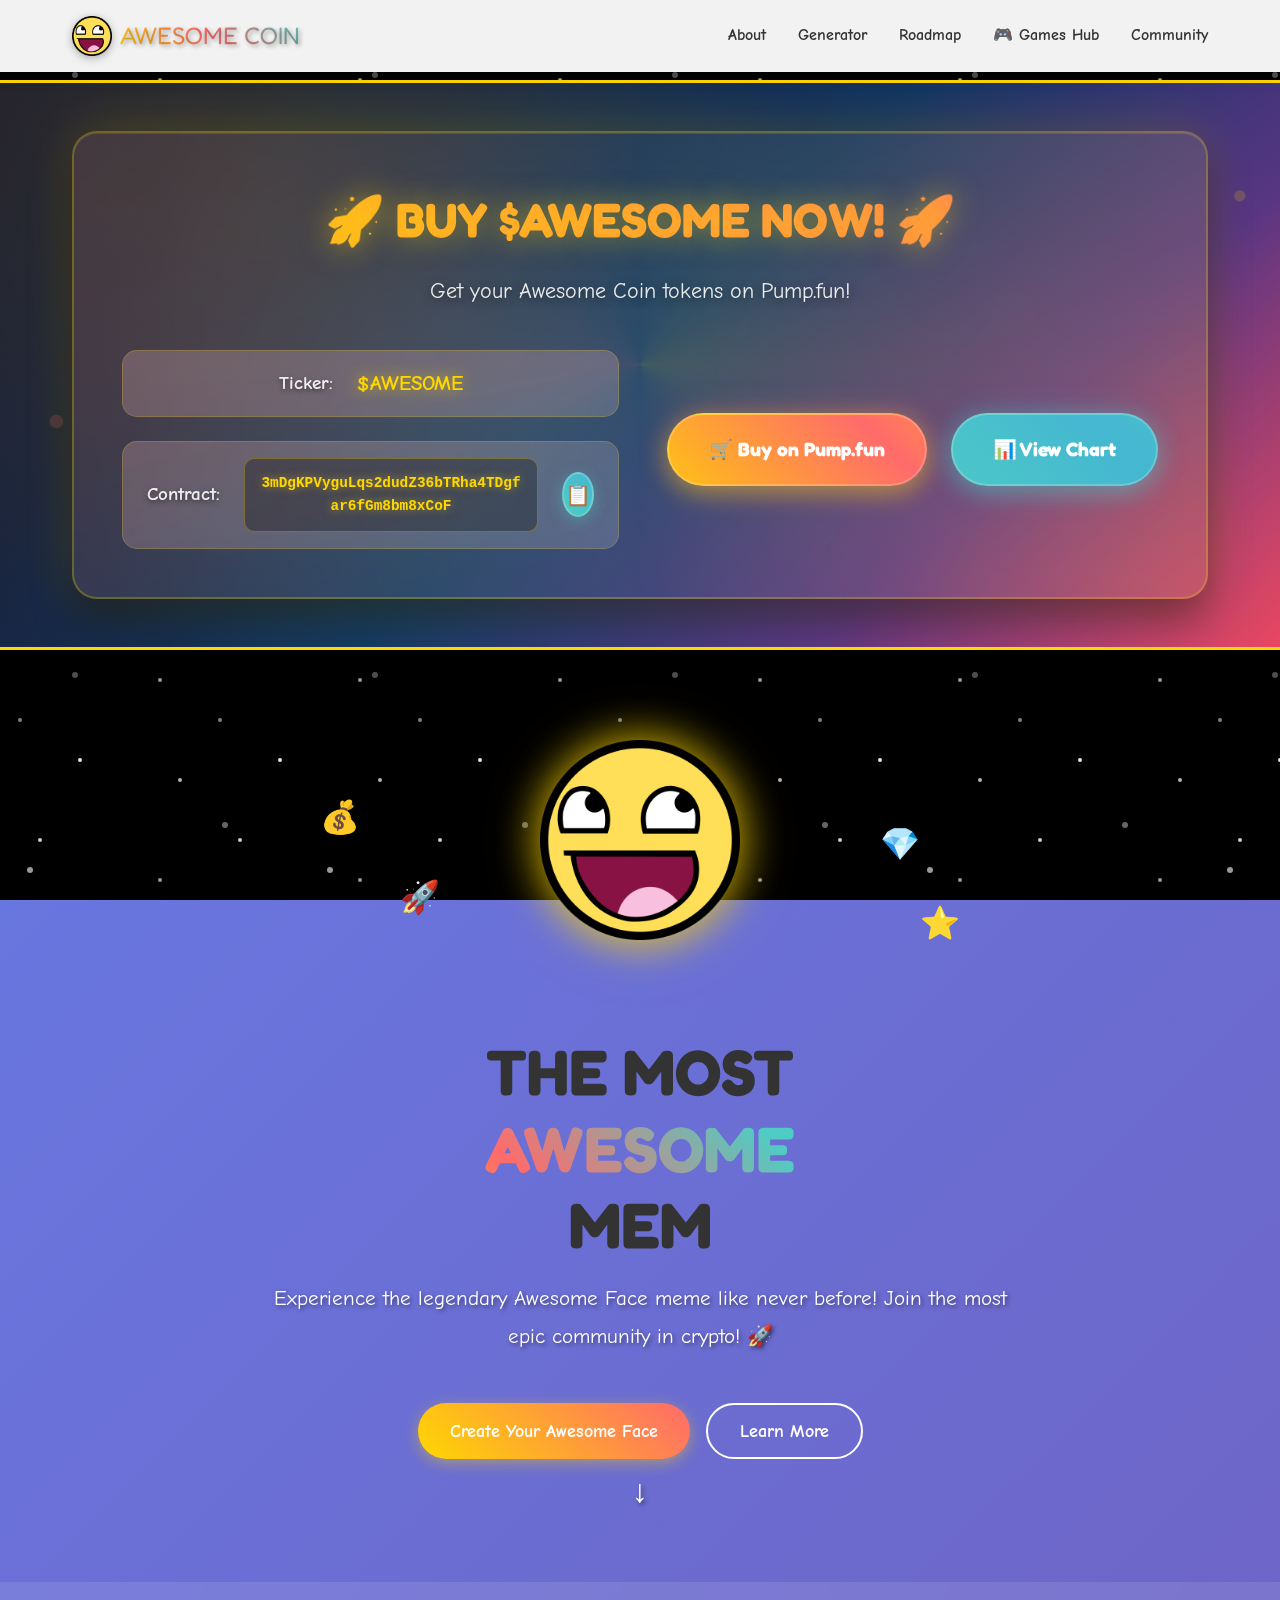
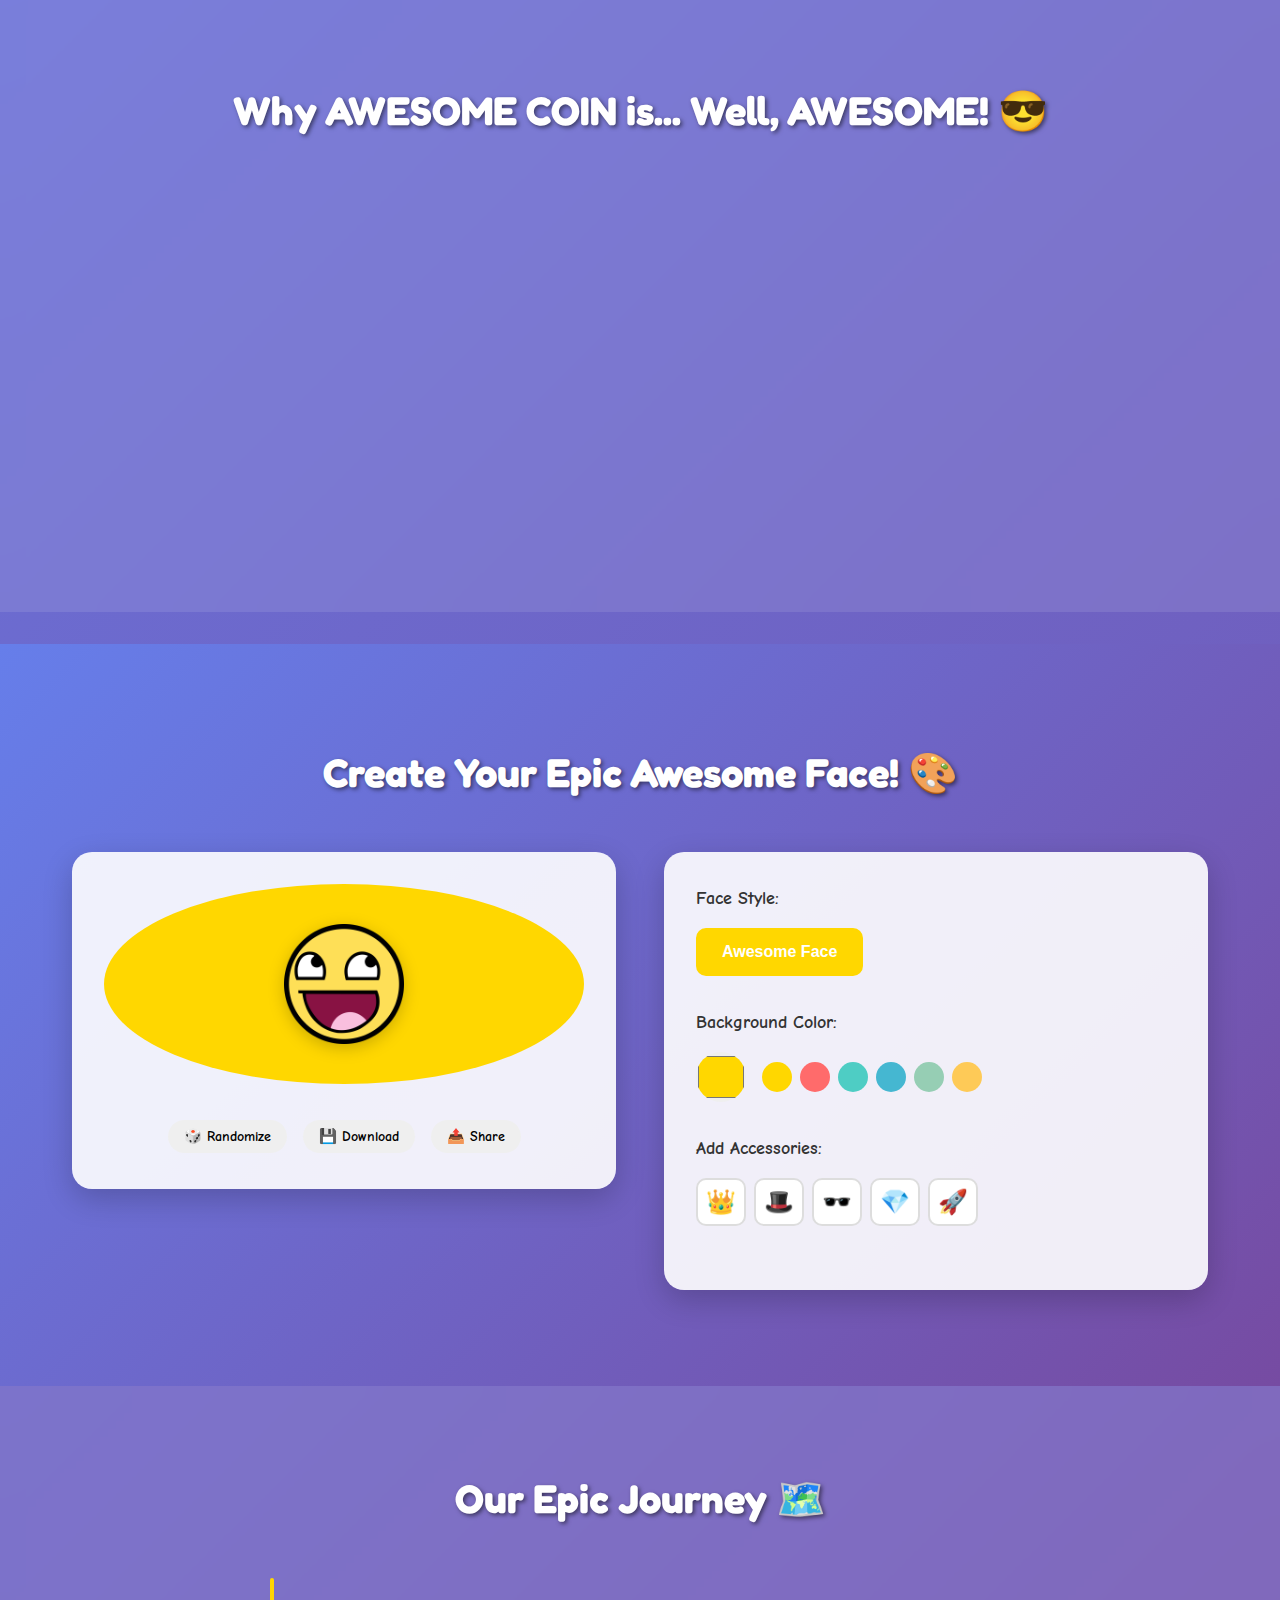
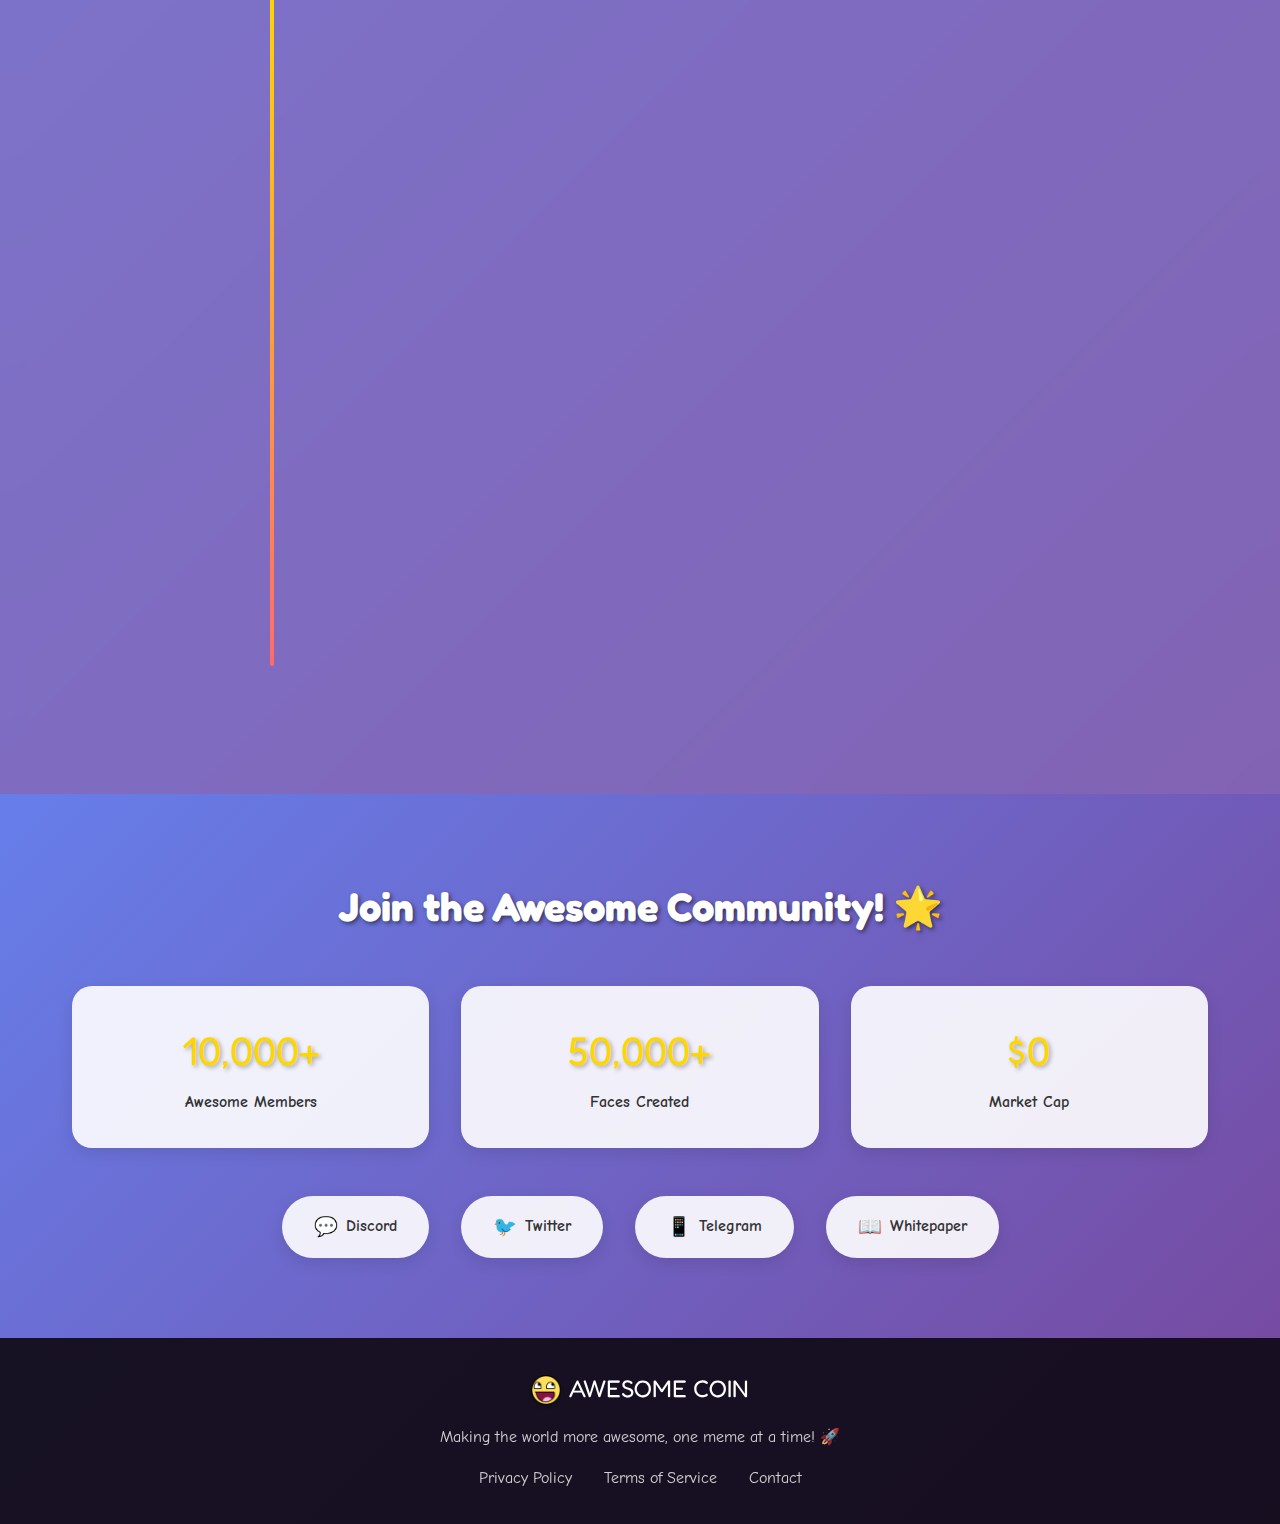
<file: index.html>
<!DOCTYPE html>
<html lang="en">
<head>
    <meta charset="UTF-8">
    <meta name="viewport" content="width=device-width, initial-scale=1.0">
    <title>AWESOME COIN - The Most Epic Memecoin Ever! 🚀</title>
    <link rel="stylesheet" href="style.css">
    <link href="https://fonts.googleapis.com/css2?family=Fredoka+One:wght@400&family=Comic+Neue:wght@300;400;700&display=swap" rel="stylesheet">
</head>
<body>
    <div class="stars"></div>
    <div class="twinkling"></div>
    
    <!-- Navigation -->
    <nav class="navbar">
        <div class="nav-container">
            <div class="logo">
                <img src="Awesome_Face.svg.png" alt="Awesome Face" class="logo-awesome-face">
                <span class="logo-text">AWESOME COIN</span>
            </div>
            <div class="nav-links">
                <a href="#about">About</a>
                <a href="#generator">Generator</a>
                <a href="#roadmap">Roadmap</a>
                <a href="games.html">🎮 Games Hub</a>
                <a href="#community">Community</a>
            </div>
        </div>
    </nav>

    <!-- Buy $AWESOME Section -->
    <section class="buy-section">
        <div class="buy-container">
            <div class="buy-content">
                <div class="buy-header">
                    <h2 class="buy-title">🚀 BUY $AWESOME NOW! 🚀</h2>
                    <p class="buy-subtitle">Get your Awesome Coin tokens on Pump.fun!</p>
                </div>
                <div class="buy-info">
                    <div class="token-info">
                        <div class="token-detail">
                            <span class="token-label">Ticker:</span>
                            <span class="token-value">$AWESOME</span>
                        </div>
                        <div class="token-detail">
                            <span class="token-label">Contract:</span>
                            <span class="token-value contract-address">3mDgKPVyguLqs2dudZ36bTRha4TDgfar6fGm8bm8xCoF</span>
                            <button class="copy-btn" onclick="copyContract()" title="Copy Contract Address">📋</button>
                        </div>
                    </div>
                    <div class="buy-buttons">
                        <a href="https://pump.fun/coin/3mDgKPVyguLqs2dudZ36bTRha4TDgfar6fGm8bm8xCoF" target="_blank" class="buy-btn primary">
                            🛒 Buy on Pump.fun
                        </a>
                        <a href="https://pump.fun/coin/3mDgKPVyguLqs2dudZ36bTRha4TDgfar6fGm8bm8xCoF" target="_blank" class="buy-btn secondary">
                            📊 View Chart
                        </a>
                    </div>
                </div>
            </div>
        </div>
    </section>

    <!-- Hero Section -->
    <section class="hero">
        <div class="hero-content">
            <div class="awesome-face-container">
                <div class="awesome-face-large" id="mainAwesomeFace">
                    <img src="Awesome_Face.svg.png" alt="Awesome Face" class="awesome-face-image">
                </div>
                <div class="floating-coins">
                    <div class="coin">💰</div>
                    <div class="coin">💎</div>
                    <div class="coin">🚀</div>
                    <div class="coin">⭐</div>
                </div>
            </div>
            <h1 class="hero-title">
                <span class="title-line">THE MOST</span>
                <span class="title-line awesome-text">AWESOME</span>
                <span class="title-line">MEMECOIN</span>
            </h1>
            <p class="hero-subtitle">Experience the legendary Awesome Face meme like never before! Join the most epic community in crypto! 🚀</p>
            <div class="hero-buttons">
                <button class="btn btn-primary" onclick="scrollToGenerator()">Create Your Awesome Face</button>
                <button class="btn btn-secondary" onclick="scrollToAbout()">Learn More</button>
            </div>
        </div>
        <div class="scroll-indicator">
            <div class="scroll-arrow">↓</div>
        </div>
    </section>

    <!-- About Section -->
    <section id="about" class="about">
        <div class="container">
            <h2 class="section-title">Why AWESOME COIN is... Well, AWESOME! 😎</h2>
            <div class="features-grid">
                <div class="feature-card">
                    <div class="feature-icon">🎯</div>
                    <h3>100% Community Driven</h3>
                    <p>Built by memers, for memers. No corporate BS, just pure awesome vibes!</p>
                </div>
                <div class="feature-card">
                    <div class="feature-icon">⚡</div>
                    <h3>Lightning Fast</h3>
                    <p>Blazing fast transactions that'll make your head spin (in a good way)!</p>
                </div>
                <div class="feature-card">
                    <div class="feature-icon">🛡️</div>
                    <h3>Rug-Proof</h3>
                    <p>This WILL BE the next BIG THING</p>
                </div>
                <div class="feature-card">
                    <div class="feature-icon">🎨</div>
                    <h3>Custom Generator</h3>
                    <p>Create your own unique Awesome Face and share it with the world!</p>
                </div>
            </div>
        </div>
    </section>

    <!-- Awesome Face Generator -->
    <section id="generator" class="generator">
        <div class="container">
            <h2 class="section-title">Create Your Epic Awesome Face! 🎨</h2>
            <div class="generator-container">
                <div class="generator-preview">
                    <div class="face-preview" id="facePreview">
                        <div class="face-base" id="faceBase">
                            <img src="Awesome_Face.svg.png" alt="Awesome Face" class="generator-face-image" id="generatorFaceImage">
                        </div>
                    </div>
                    <div class="face-actions">
                        <button class="btn btn-small" onclick="randomizeFace()">🎲 Randomize</button>
                        <button class="btn btn-small" onclick="downloadFace()">💾 Download</button>
                        <button class="btn btn-small" onclick="shareFace()">📤 Share</button>
                    </div>
                </div>
                <div class="generator-controls">
                    <div class="control-group">
                        <label>Face Style:</label>
                        <div class="style-options">
                            <button class="style-btn active" data-style="awesome">Awesome Face</button>
                        </div>
                    </div>
                    <div class="control-group">
                        <label>Background Color:</label>
                        <div class="color-picker">
                            <input type="color" id="bgColor" value="#FFD700" onchange="updateBackground()">
                            <div class="color-presets">
                                <div class="color-preset" style="background: #FFD700" data-color="#FFD700"></div>
                                <div class="color-preset" style="background: #FF6B6B" data-color="#FF6B6B"></div>
                                <div class="color-preset" style="background: #4ECDC4" data-color="#4ECDC4"></div>
                                <div class="color-preset" style="background: #45B7D1" data-color="#45B7D1"></div>
                                <div class="color-preset" style="background: #96CEB4" data-color="#96CEB4"></div>
                                <div class="color-preset" style="background: #FECA57" data-color="#FECA57"></div>
                            </div>
                        </div>
                    </div>
                    <div class="control-group">
                        <label>Add Accessories:</label>
                        <div class="accessory-options">
                            <button class="accessory-btn" data-accessory="👑">👑</button>
                            <button class="accessory-btn" data-accessory="🎩">🎩</button>
                            <button class="accessory-btn" data-accessory="🕶️">🕶️</button>
                            <button class="accessory-btn" data-accessory="💎">💎</button>
                            <button class="accessory-btn" data-accessory="🚀">🚀</button>
                        </div>
                    </div>
                </div>
            </div>
        </div>
    </section>

    <!-- Roadmap Section -->
    <section id="roadmap" class="roadmap">
        <div class="container">
            <h2 class="section-title">Our Epic Journey 🗺️</h2>
            <div class="roadmap-timeline">
                <div class="timeline-item completed">
                    <div class="timeline-marker">✅</div>
                    <div class="timeline-content">
                        <h3>Phase 1: Genesis</h3>
                        <p>Launch of AWESOME COIN and community building</p>
                    </div>
                </div>
                <div class="timeline-item active">
                    <div class="timeline-marker">🚀</div>
                    <div class="timeline-content">
                        <h3>Phase 2: Awesome Generator</h3>
                        <p>Custom face generator</p>
                    </div>
                </div>
                <div class="timeline-item">
                    <div class="timeline-marker">🎮</div>
                    <div class="timeline-content">
                        <h3>Phase 3: Gaming Integration</h3>
                        <p>Awesome Face themed games and rewards</p>
                        <a href="games.html" class="btn btn-primary" style="margin-top: 1rem;">Enter Games Hub! 🚀</a> <!-- Updated link -->
                    </div>
                </div>
                <div class="timeline-item">
                    <div class="timeline-marker">🌍</div>
                    <div class="timeline-content">
                        <h3>Phase 4: Global Domination</h3>
                        <p>Worldwide adoption and mainstream recognition</p>
                    </div>
                </div>
            </div>
        </div>
    </section>

    <!-- Community Section -->
    <section id="community" class="community">
        <div class="container">
            <h2 class="section-title">Join the Awesome Community! 🌟</h2>
            <div class="community-stats">
                <div class="stat">
                    <div class="stat-number" id="memberCount">10,000+</div>
                    <div class="stat-label">Awesome Members</div>
                </div>
                <div class="stat">
                    <div class="stat-number" id="facesCreated">50,000+</div>
                    <div class="stat-label">Faces Created</div>
                </div>
                <div class="stat">
                    <div class="stat-number" id="marketCap">$0</div>
                    <div class="stat-label">Market Cap</div>
                </div>
            </div>
            <div class="community-links">
                <a href="#" class="community-link">
                    <span class="link-icon">💬</span>
                    <span>Discord</span>
                </a>
                <a href="#" class="community-link">
                    <span class="link-icon">🐦</span>
                    <span>Twitter</span>
                </a>
                <a href="#" class="community-link">
                    <span class="link-icon">📱</span>
                    <span>Telegram</span>
                </a>
                <a href="#" class="community-link">
                    <span class="link-icon">📖</span>
                    <span>Whitepaper</span>
                </a>
            </div>
        </div>
    </section>

    <!-- Footer -->
    <footer class="footer">
        <div class="container">
            <div class="footer-content">
                <div class="footer-logo">
                    <img src="Awesome_Face.svg.png" alt="Awesome Face" class="footer-awesome-face">
                    <span>AWESOME COIN</span>
                </div>
                <p class="footer-text">Making the world more awesome, one meme at a time! 🚀</p>
                <div class="footer-links">
                    <a href="#">Privacy Policy</a>
                    <a href="#">Terms of Service</a>
                    <a href="#">Contact</a>
                </div>
            </div>
        </div>
    </footer>

    <script src="script.js"></script>
</body>
</html>
</file>
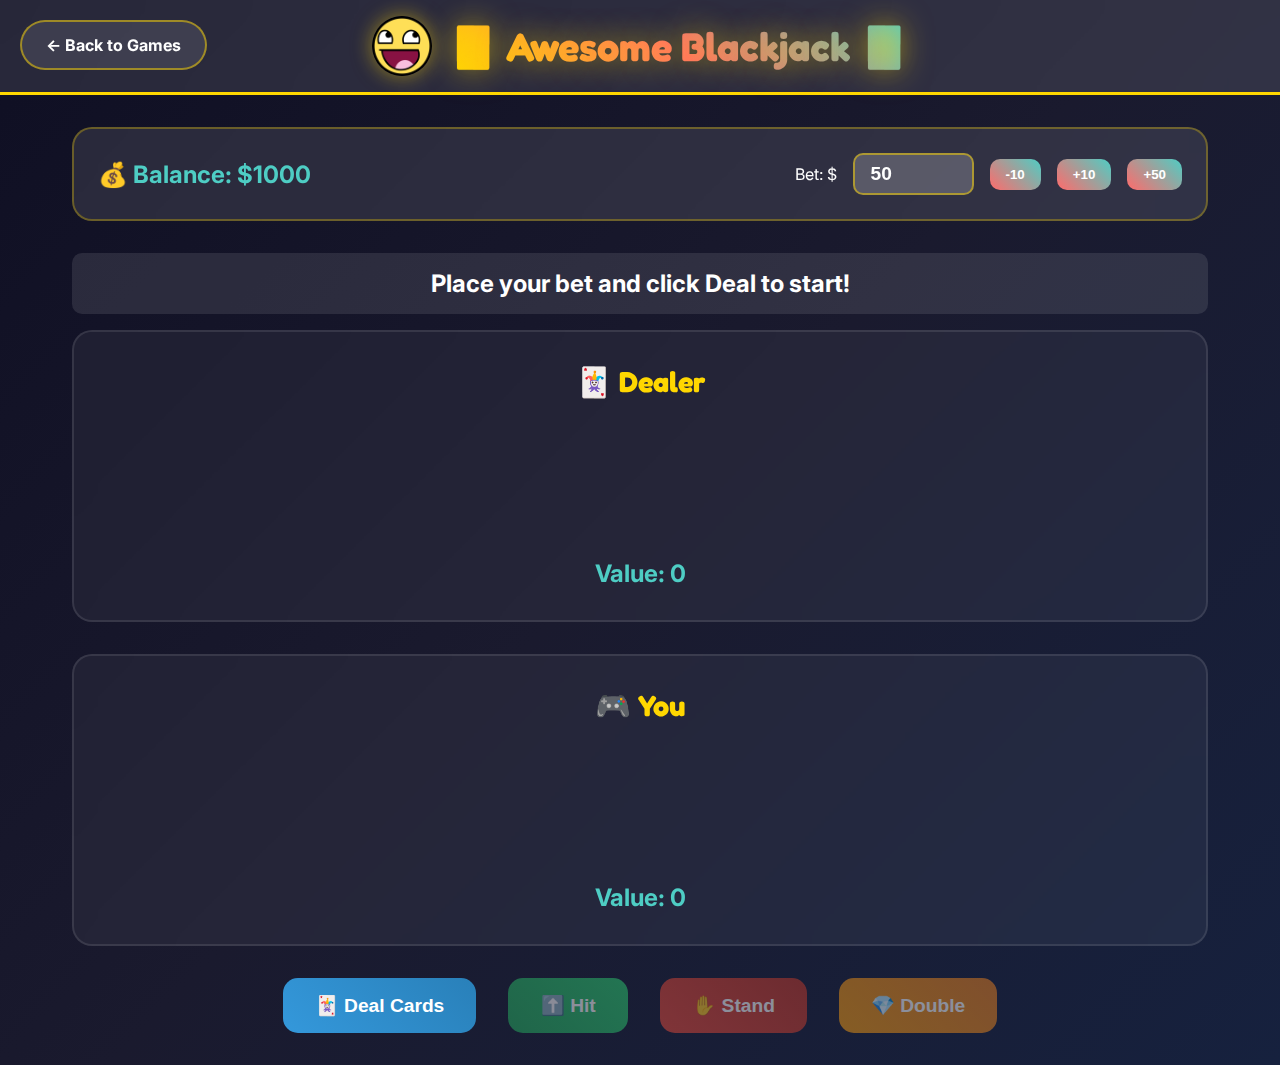
<file: blackjack.html>
<!DOCTYPE html>
<html lang="en">
<head>
    <meta charset="UTF-8">
    <meta name="viewport" content="width=device-width, initial-scale=1.0">
    <title>Awesome Blackjack - $AWESOME Coin Games</title>
    <link href="https://fonts.googleapis.com/css2?family=Fredoka+One:wght@400&family=Inter:wght@400;600;700&display=swap" rel="stylesheet">
    <style>
        * {
            margin: 0;
            padding: 0;
            box-sizing: border-box;
        }

        body {
            font-family: 'Inter', sans-serif;
            background: linear-gradient(135deg, #0f0f23 0%, #1a1a2e 50%, #16213e 100%);
            color: white;
            min-height: 100vh;
            overflow-x: hidden;
        }

        .header {
            background: rgba(255, 255, 255, 0.1);
            backdrop-filter: blur(20px);
            padding: 1rem 0;
            border-bottom: 3px solid #FFD700;
            text-align: center;
            position: relative;
        }

        .header-content {
            display: flex;
            align-items: center;
            justify-content: center;
            gap: 1rem;
            max-width: 1200px;
            margin: 0 auto;
            padding: 0 2rem;
        }

        .logo {
            width: 60px;
            height: 60px;
            border-radius: 50%;
            box-shadow: 0 0 20px rgba(255, 215, 0, 0.5);
        }

        .game-title {
            font-family: 'Fredoka One', cursive;
            font-size: 2.5rem;
            background: linear-gradient(45deg, #FFD700, #FF6B6B, #4ECDC4);
            -webkit-background-clip: text;
            -webkit-text-fill-color: transparent;
            background-clip: text;
            text-shadow: 0 0 30px rgba(255, 215, 0, 0.5);
        }

        .game-container {
            max-width: 1200px;
            margin: 2rem auto;
            padding: 0 2rem;
        }

        .game-info {
            display: flex;
            justify-content: space-between;
            align-items: center;
            background: rgba(255, 255, 255, 0.1);
            backdrop-filter: blur(10px);
            padding: 1.5rem;
            border-radius: 20px;
            margin-bottom: 2rem;
            border: 2px solid rgba(255, 215, 0, 0.3);
        }

        .balance {
            font-size: 1.5rem;
            font-weight: 700;
            color: #4ECDC4;
        }

        .bet-controls {
            display: flex;
            align-items: center;
            gap: 1rem;
        }

        .bet-amount {
            background: rgba(255, 255, 255, 0.2);
            border: 2px solid rgba(255, 215, 0, 0.5);
            border-radius: 10px;
            padding: 0.5rem 1rem;
            color: white;
            font-size: 1.2rem;
            font-weight: 700;
        }

        .bet-btn {
            background: linear-gradient(45deg, #FF6B6B, #4ECDC4);
            border: none;
            border-radius: 10px;
            padding: 0.5rem 1rem;
            color: white;
            font-weight: 700;
            cursor: pointer;
            transition: all 0.3s ease;
        }

        .bet-btn:hover {
            transform: translateY(-2px);
            box-shadow: 0 5px 15px rgba(0, 0, 0, 0.3);
        }

        .game-area {
            display: flex;
            flex-direction: column;
            gap: 2rem;
        }

        .dealer-area, .player-area {
            background: rgba(255, 255, 255, 0.05);
            backdrop-filter: blur(10px);
            border-radius: 20px;
            padding: 2rem;
            border: 2px solid rgba(255, 255, 255, 0.1);
        }

        .area-title {
            font-family: 'Fredoka One', cursive;
            font-size: 1.8rem;
            text-align: center;
            margin-bottom: 1.5rem;
            color: #FFD700;
        }

        .cards-container {
            display: flex;
            gap: 1rem;
            justify-content: center;
            flex-wrap: wrap;
            min-height: 120px;
            align-items: center;
        }

        .card {
            width: 80px;
            height: 120px;
            background: white;
            border-radius: 10px;
            display: flex;
            flex-direction: column;
            justify-content: space-between;
            align-items: center;
            padding: 0.5rem;
            box-shadow: 0 5px 15px rgba(0, 0, 0, 0.3);
            transition: all 0.3s ease;
            position: relative;
            font-weight: 700;
            opacity: 0;
            transform: translateY(-50px) rotate(10deg) scale(0.8);
            animation: dealCard 0.6s ease-out forwards;
        }

        .card:hover {
            transform: translateY(-5px) rotate(0deg) scale(1);
            box-shadow: 0 10px 25px rgba(0, 0, 0, 0.4);
        }

        @keyframes dealCard {
            0% {
                opacity: 0;
                transform: translateY(-50px) rotate(10deg) scale(0.8);
            }
            50% {
                opacity: 0.8;
                transform: translateY(-10px) rotate(5deg) scale(0.9);
            }
            100% {
                opacity: 1;
                transform: translateY(0) rotate(0deg) scale(1);
            }
        }

        @keyframes flipCard {
            0% {
                transform: rotateY(0deg) scale(1);
            }
            50% {
                transform: rotateY(90deg) scale(0.9);
            }
            100% {
                transform: rotateY(0deg) scale(1);
            }
        }

        .card.flip {
            animation: flipCard 0.6s ease-in-out;
        }

        .card.hit {
            animation: dealCard 0.6s ease-out forwards, bounceIn 0.8s ease-out 0.3s;
        }

        @keyframes bounceIn {
            0% { transform: scale(1); }
            50% { transform: scale(1.1); }
            100% { transform: scale(1); }
        }

        .card.red {
            color: #e74c3c;
        }

        .card.black {
            color: #2c3e50;
        }

        .card-value {
            font-size: 1.2rem;
        }

        .card-suit {
            font-size: 1.5rem;
        }

        .card-center {
            font-size: 2rem;
        }

        .card-back {
            background: linear-gradient(45deg, #667eea 0%, #764ba2 100%);
            color: white;
            opacity: 0;
            transform: translateY(-50px) rotate(10deg) scale(0.8);
            animation: dealCard 0.6s ease-out forwards;
        }

        .card-back::before {
            content: '🃏';
            position: absolute;
            top: 50%;
            left: 50%;
            transform: translate(-50%, -50%);
            font-size: 2rem;
        }

        .card-back:hover {
            transform: translateY(-5px) rotate(0deg) scale(1);
        }

        .hand-value {
            text-align: center;
            font-size: 1.5rem;
            font-weight: 700;
            margin-top: 1rem;
            color: #4ECDC4;
        }

        .game-controls {
            display: flex;
            justify-content: center;
            gap: 2rem;
            margin-top: 2rem;
        }

        .game-btn {
            padding: 1rem 2rem;
            border: none;
            border-radius: 15px;
            font-size: 1.2rem;
            font-weight: 700;
            cursor: pointer;
            transition: all 0.3s ease;
            min-width: 120px;
        }

        .btn-hit {
            background: linear-gradient(45deg, #27ae60, #2ecc71);
            color: white;
        }

        .btn-stand {
            background: linear-gradient(45deg, #e74c3c, #c0392b);
            color: white;
        }

        .btn-deal {
            background: linear-gradient(45deg, #3498db, #2980b9);
            color: white;
        }

        .btn-double {
            background: linear-gradient(45deg, #f39c12, #e67e22);
            color: white;
        }

        .game-btn:hover {
            transform: translateY(-3px);
            box-shadow: 0 8px 20px rgba(0, 0, 0, 0.3);
        }

        .game-btn:disabled {
            opacity: 0.5;
            cursor: not-allowed;
            transform: none;
        }

        .game-status {
            text-align: center;
            font-size: 1.5rem;
            font-weight: 700;
            margin: 1rem 0;
            padding: 1rem;
            border-radius: 10px;
            background: rgba(255, 255, 255, 0.1);
        }

        .status-win {
            background: linear-gradient(45deg, #27ae60, #2ecc71);
            color: white;
        }

        .status-lose {
            background: linear-gradient(45deg, #e74c3c, #c0392b);
            color: white;
        }

        .status-blackjack {
            background: linear-gradient(45deg, #f39c12, #e67e22);
            color: white;
            animation: pulse 1s infinite;
        }

        @keyframes pulse {
            0% { transform: scale(1); }
            50% { transform: scale(1.05); }
            100% { transform: scale(1); }
        }

        .back-btn {
            position: fixed;
            top: 20px;
            left: 20px;
            background: rgba(255, 255, 255, 0.1);
            backdrop-filter: blur(10px);
            border: 2px solid rgba(255, 215, 0, 0.5);
            border-radius: 50px;
            padding: 0.8rem 1.5rem;
            color: white;
            text-decoration: none;
            font-weight: 700;
            transition: all 0.3s ease;
            z-index: 1000;
        }

        .back-btn:hover {
            background: rgba(255, 215, 0, 0.2);
            transform: translateY(-2px);
        }

        @media (max-width: 768px) {
            .game-title {
                font-size: 2rem;
            }
            
            .game-info {
                flex-direction: column;
                gap: 1rem;
            }
            
            .bet-controls {
                flex-wrap: wrap;
                justify-content: center;
            }
            
            .game-controls {
                flex-wrap: wrap;
                gap: 1rem;
            }
            
            .card {
                width: 60px;
                height: 90px;
                font-size: 0.8rem;
            }
            
            .card-center {
                font-size: 1.5rem;
            }
        }
    </style>
</head>
<body>
    <a href="games.html" class="back-btn">← Back to Games</a>
    
    <div class="header">
        <div class="header-content">
            <img src="Awesome_Face.svg.png" alt="Awesome Face" class="logo">
            <h1 class="game-title">🃏 Awesome Blackjack 🃏</h1>
        </div>
    </div>

    <div class="game-container">
        <div class="game-info">
            <div class="balance">
                💰 Balance: $<span id="balance">1000</span>
            </div>
            <div class="bet-controls">
                <span>Bet: $</span>
                <input type="number" id="betAmount" class="bet-amount" value="50" min="10" max="1000">
                <button class="bet-btn" onclick="adjustBet(-10)">-10</button>
                <button class="bet-btn" onclick="adjustBet(10)">+10</button>
                <button class="bet-btn" onclick="adjustBet(50)">+50</button>
            </div>
        </div>

        <div class="game-status" id="gameStatus">Place your bet and click Deal to start!</div>

        <div class="game-area">
            <div class="dealer-area">
                <h2 class="area-title">🃏 Dealer</h2>
                <div class="cards-container" id="dealerCards"></div>
                <div class="hand-value">Value: <span id="dealerValue">0</span></div>
            </div>

            <div class="player-area">
                <h2 class="area-title">🎮 You</h2>
                <div class="cards-container" id="playerCards"></div>
                <div class="hand-value">Value: <span id="playerValue">0</span></div>
            </div>
        </div>

        <div class="game-controls">
            <button class="game-btn btn-deal" id="dealBtn" onclick="dealCards()">🃏 Deal Cards</button>
            <button class="game-btn btn-hit" id="hitBtn" onclick="hit()" disabled>⬆️ Hit</button>
            <button class="game-btn btn-stand" id="standBtn" onclick="stand()" disabled>✋ Stand</button>
            <button class="game-btn btn-double" id="doubleBtn" onclick="doubleDown()" disabled>💎 Double</button>
        </div>
    </div>

    <script>
        class AwesomeBlackjack {
            constructor() {
                this.balance = 1000;
                this.currentBet = 50;
                this.deck = [];
                this.dealerCards = [];
                this.playerCards = [];
                this.gameStarted = false;
                this.gameEnded = false;
                
                this.initializeGame();
            }

            initializeGame() {
                this.createDeck();
                this.updateDisplay();
            }

            createDeck() {
                const suits = ['♠', '♥', '♦', '♣'];
                const values = ['A', '2', '3', '4', '5', '6', '7', '8', '9', '10', 'J', 'Q', 'K'];
                
                this.deck = [];
                for (let suit of suits) {
                    for (let value of values) {
                        this.deck.push({
                            suit: suit,
                            value: value,
                            isRed: suit === '♥' || suit === '♦'
                        });
                    }
                }
                
                this.shuffleDeck();
            }

            shuffleDeck() {
                for (let i = this.deck.length - 1; i > 0; i--) {
                    const j = Math.floor(Math.random() * (i + 1));
                    [this.deck[i], this.deck[j]] = [this.deck[j], this.deck[i]];
                }
            }

            dealCard() {
                if (this.deck.length === 0) {
                    this.createDeck();
                }
                return this.deck.pop();
            }

            getCardValue(card) {
                if (card.value === 'A') return 11;
                if (['J', 'Q', 'K'].includes(card.value)) return 10;
                return parseInt(card.value);
            }

            calculateHandValue(cards) {
                let value = 0;
                let aces = 0;
                
                for (let card of cards) {
                    if (card.value === 'A') {
                        aces++;
                        value += 11;
                    } else {
                        value += this.getCardValue(card);
                    }
                }
                
                // Adjust for aces
                while (value > 21 && aces > 0) {
                    value -= 10;
                    aces--;
                }
                
                return value;
            }

            createCardElement(card, isHidden = false, delay = 0) {
                const cardDiv = document.createElement('div');
                cardDiv.className = `card ${card.isRed ? 'red' : 'black'}`;
                cardDiv.style.animationDelay = `${delay}s`;
                
                if (isHidden) {
                    cardDiv.className += ' card-back';
                    return cardDiv;
                }
                
                cardDiv.innerHTML = `
                    <div class="card-value">${card.value}</div>
                    <div class="card-suit">${card.suit}</div>
                    <div class="card-center">${card.value}</div>
                    <div class="card-suit" style="transform: rotate(180deg);">${card.suit}</div>
                    <div class="card-value" style="transform: rotate(180deg);">${card.value}</div>
                `;
                
                return cardDiv;
            }

            updateDisplay(animateNewCardsOnly = false) {
                document.getElementById('balance').textContent = this.balance;
                document.getElementById('betAmount').value = this.currentBet;
                
                // Update dealer cards
                const dealerContainer = document.getElementById('dealerCards');
                if (!animateNewCardsOnly) {
                    dealerContainer.innerHTML = '';
                    this.dealerCards.forEach((card, index) => {
                        const isHidden = index === 1 && !this.gameEnded;
                        const delay = index * 0.2; // Stagger dealer cards
                        dealerContainer.appendChild(this.createCardElement(card, isHidden, delay));
                    });
                } else {
                    // Only update hidden card visibility for existing cards
                    this.dealerCards.forEach((card, index) => {
                        const isHidden = index === 1 && !this.gameEnded;
                        const existingCard = dealerContainer.children[index];
                        if (existingCard) {
                            // Update the card content without re-animating
                            if (!isHidden && existingCard.classList.contains('card-back')) {
                                // Convert back to face card
                                existingCard.className = `card ${card.isRed ? 'red' : 'black'}`;
                                existingCard.innerHTML = `
                                    <div class="card-value">${card.value}</div>
                                    <div class="card-suit">${card.suit}</div>
                                    <div class="card-center">${card.value}</div>
                                    <div class="card-suit" style="transform: rotate(180deg);">${card.suit}</div>
                                    <div class="card-value" style="transform: rotate(180deg);">${card.value}</div>
                                `;
                            }
                        }
                    });
                }
                
                // Update player cards
                const playerContainer = document.getElementById('playerCards');
                if (!animateNewCardsOnly) {
                    playerContainer.innerHTML = '';
                    this.playerCards.forEach((card, index) => {
                        const delay = (this.dealerCards.length * 0.2) + (index * 0.2) + 0.3; // Stagger after dealer
                        playerContainer.appendChild(this.createCardElement(card, false, delay));
                    });
                }
                
                // Update hand values
                const dealerValue = this.gameEnded ? this.calculateHandValue(this.dealerCards) : 
                                   this.dealerCards.length > 0 ? this.getCardValue(this.dealerCards[0]) : 0;
                document.getElementById('dealerValue').textContent = dealerValue;
                document.getElementById('playerValue').textContent = this.calculateHandValue(this.playerCards);
                
                this.updateButtons();
            }

            updateButtons() {
                const dealBtn = document.getElementById('dealBtn');
                const hitBtn = document.getElementById('hitBtn');
                const standBtn = document.getElementById('standBtn');
                const doubleBtn = document.getElementById('doubleBtn');
                
                if (!this.gameStarted) {
                    dealBtn.disabled = this.currentBet > this.balance;
                    hitBtn.disabled = true;
                    standBtn.disabled = true;
                    doubleBtn.disabled = true;
                } else if (!this.gameEnded) {
                    dealBtn.disabled = true;
                    hitBtn.disabled = false;
                    standBtn.disabled = false;
                    doubleBtn.disabled = this.playerCards.length !== 2 || this.currentBet > this.balance;
                } else {
                    dealBtn.disabled = false;
                    hitBtn.disabled = true;
                    standBtn.disabled = true;
                    doubleBtn.disabled = true;
                }
            }

            adjustBet(amount) {
                const newBet = this.currentBet + amount;
                if (newBet >= 10 && newBet <= this.balance) {
                    this.currentBet = newBet;
                    this.updateDisplay();
                }
            }

            dealCards() {
                if (this.currentBet > this.balance) {
                    this.updateGameStatus('Insufficient balance!', 'status-lose');
                    return;
                }
                
                this.balance -= this.currentBet;
                this.dealerCards = [];
                this.playerCards = [];
                this.gameStarted = true;
                this.gameEnded = false;
                
                // Deal initial cards
                this.playerCards.push(this.dealCard());
                this.dealerCards.push(this.dealCard());
                this.playerCards.push(this.dealCard());
                this.dealerCards.push(this.dealCard());
                
                this.updateDisplay();
                
                // Check for blackjack
                const playerValue = this.calculateHandValue(this.playerCards);
                const dealerValue = this.calculateHandValue(this.dealerCards);
                
                if (playerValue === 21) {
                    if (dealerValue === 21) {
                        this.balance += this.currentBet; // Push
                        this.updateGameStatus('Push! Both have blackjack!', 'status-win');
                    } else {
                        this.balance += this.currentBet * 2.5; // Blackjack pays 3:2
                        this.updateGameStatus('🎉 BLACKJACK! You win! 🎉', 'status-blackjack');
                    }
                    this.gameEnded = true;
                    this.gameStarted = false;
                    this.updateDisplay();
                } else if (dealerValue === 21) {
                    this.updateGameStatus('Dealer has blackjack! You lose!', 'status-lose');
                    this.gameEnded = true;
                    this.gameStarted = false;
                    this.updateDisplay();
                } else {
                    this.updateGameStatus('Choose your action: Hit, Stand, or Double Down', '');
                }
            }

            hit() {
                if (!this.gameStarted || this.gameEnded) return;
                
                this.playerCards.push(this.dealCard());
                const playerValue = this.calculateHandValue(this.playerCards);
                
                // Add the new card with animation
                const playerContainer = document.getElementById('playerCards');
                const newCard = this.playerCards[this.playerCards.length - 1];
                const delay = (this.dealerCards.length * 0.2) + (this.playerCards.length * 0.2) + 0.3;
                const newCardElement = this.createCardElement(newCard, false, delay);
                newCardElement.classList.add('hit');
                playerContainer.appendChild(newCardElement);
                
                // Update display without re-animating existing cards
                this.updateDisplay(true);
                
                if (playerValue > 21) {
                    this.updateGameStatus('💥 Bust! You lose!', 'status-lose');
                    this.gameEnded = true;
                    this.gameStarted = false;
                    this.updateDisplay(true);
                } else if (playerValue === 21) {
                    this.stand();
                }
            }

            stand() {
                if (!this.gameStarted || this.gameEnded) return;
                
                this.gameEnded = true;
                this.gameStarted = false;
                
                // Reveal dealer's hidden card with animation
                setTimeout(() => {
                    // Add flip animation to dealer's hidden card
                    const dealerContainer = document.getElementById('dealerCards');
                    const hiddenCard = dealerContainer.children[1]; // Second card is hidden
                    if (hiddenCard) {
                        hiddenCard.classList.add('flip');
                    }
                }, 200);
                
                setTimeout(() => {
                    // Dealer plays
                    let dealerValue = this.calculateHandValue(this.dealerCards);
                    while (dealerValue < 17) {
                        this.dealerCards.push(this.dealCard());
                        dealerValue = this.calculateHandValue(this.dealerCards);
                    }
                    
                    const playerValue = this.calculateHandValue(this.playerCards);
                    
                    // Update display without re-animating existing cards
                    this.updateDisplay(true);
                    
                    // Determine winner
                    if (dealerValue > 21) {
                        this.balance += this.currentBet * 2;
                        this.updateGameStatus('🎉 Dealer busts! You win! 🎉', 'status-win');
                    } else if (playerValue > dealerValue) {
                        this.balance += this.currentBet * 2;
                        this.updateGameStatus('🎉 You win! 🎉', 'status-win');
                    } else if (playerValue < dealerValue) {
                        this.updateGameStatus('You lose!', 'status-lose');
                    } else {
                        this.balance += this.currentBet; // Push
                        this.updateGameStatus('Push!', 'status-win');
                    }
                }, 800); // Delay to show card reveal animation
            }

            doubleDown() {
                if (!this.gameStarted || this.gameEnded || this.playerCards.length !== 2) return;
                if (this.currentBet > this.balance) return;
                
                this.balance -= this.currentBet;
                this.currentBet *= 2;
                
                this.playerCards.push(this.dealCard());
                const playerValue = this.calculateHandValue(this.playerCards);
                
                // Add the new card with animation
                const playerContainer = document.getElementById('playerCards');
                const newCard = this.playerCards[this.playerCards.length - 1];
                const delay = (this.dealerCards.length * 0.2) + (this.playerCards.length * 0.2) + 0.3;
                const newCardElement = this.createCardElement(newCard, false, delay);
                newCardElement.classList.add('hit');
                playerContainer.appendChild(newCardElement);
                
                // Update display without re-animating existing cards
                this.updateDisplay(true);
                
                if (playerValue > 21) {
                    this.updateGameStatus('💥 Double down bust! You lose!', 'status-lose');
                    this.gameEnded = true;
                    this.gameStarted = false;
                    this.updateDisplay(true);
                } else {
                    this.stand();
                }
            }

            updateGameStatus(message, className) {
                const statusEl = document.getElementById('gameStatus');
                statusEl.textContent = message;
                statusEl.className = `game-status ${className}`;
            }
        }

        // Global functions for buttons
        let game;

        function adjustBet(amount) {
            game.adjustBet(amount);
        }

        function dealCards() {
            game.dealCards();
        }

        function hit() {
            game.hit();
        }

        function stand() {
            game.stand();
        }

        function doubleDown() {
            game.doubleDown();
        }

        // Initialize game when page loads
        document.addEventListener('DOMContentLoaded', function() {
            game = new AwesomeBlackjack();
            
            // Update bet when input changes
            document.getElementById('betAmount').addEventListener('input', function() {
                const newBet = parseInt(this.value);
                if (newBet >= 10 && newBet <= game.balance) {
                    game.currentBet = newBet;
                }
            });
        });
    </script>
</body>
</html>
</file>
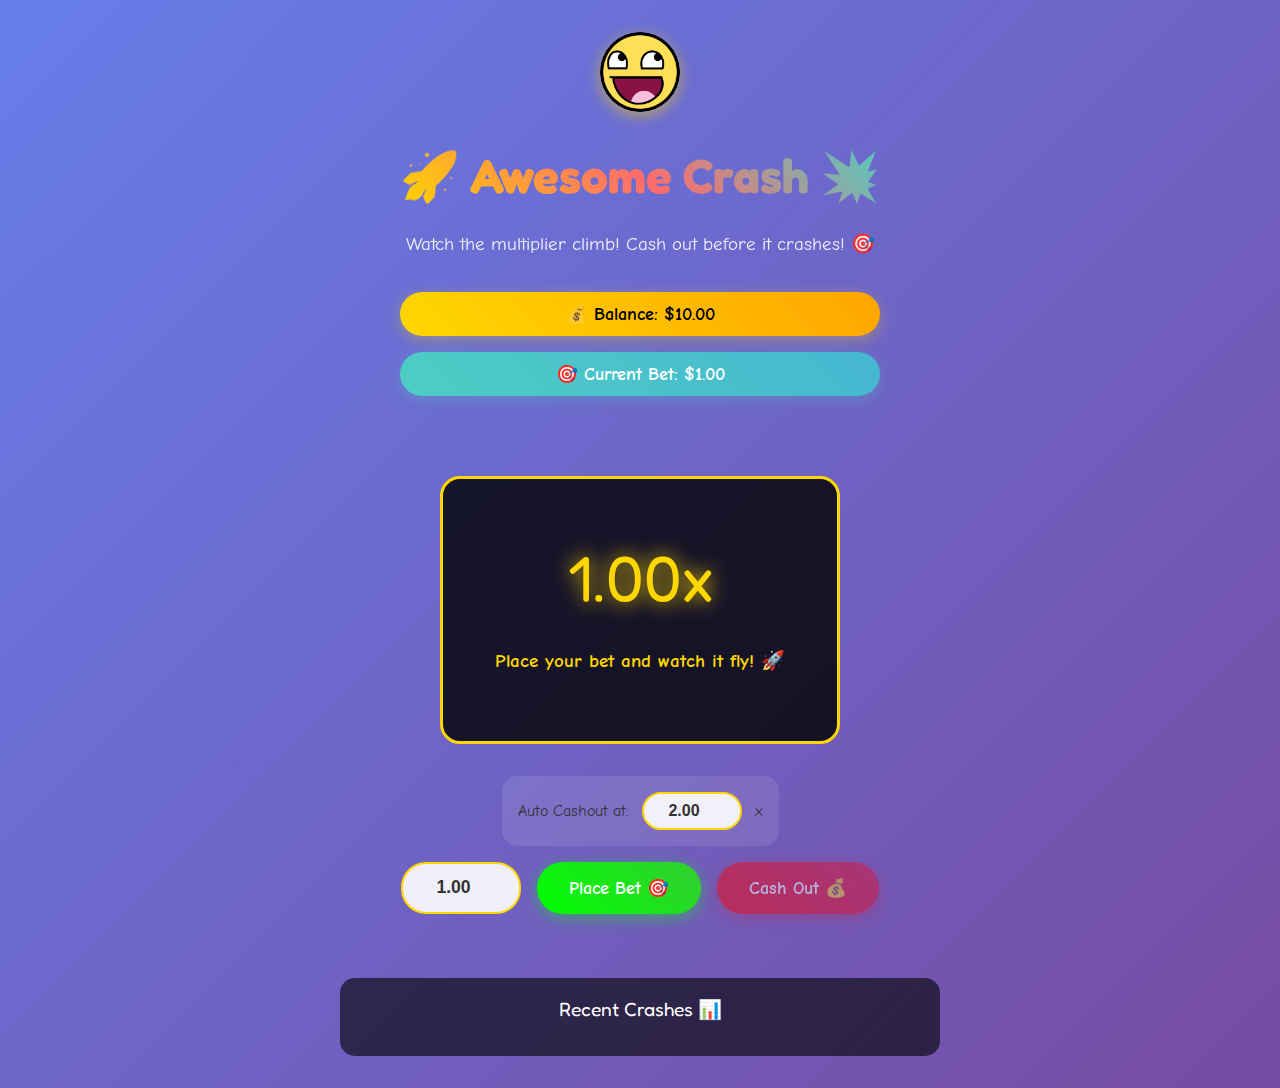
<file: crash.html>
<!DOCTYPE html>
<html lang="en">
<head>
    <meta charset="UTF-8">
    <meta name="viewport" content="width=device-width, initial-scale=1.0">
    <title>Awesome Crash - Casino Game 🚀💥</title>
    <link rel="stylesheet" href="style.css">
    <link href="https://fonts.googleapis.com/css2?family=Fredoka+One:wght@400&family=Comic+Neue:wght@300;400;700&display=swap" rel="stylesheet">
    <style>
        /* Crash Game specific styles */
        .game-container {
            min-height: 100vh;
            display: flex;
            flex-direction: column;
            align-items: center;
            justify-content: center;
            background: linear-gradient(135deg, #667eea 0%, #764ba2 100%);
            padding: 2rem;
        }

        .game-header {
            text-align: center;
            margin-bottom: 2rem;
            color: white;
        }

        .game-title {
            font-family: 'Fredoka One', cursive;
            font-size: 3rem;
            margin-bottom: 1rem;
            background: linear-gradient(45deg, #FFD700, #FF6B6B, #4ECDC4);
            -webkit-background-clip: text;
            -webkit-text-fill-color: transparent;
            background-clip: text;
        }

        .game-subtitle {
            font-size: 1.2rem;
            margin-bottom: 2rem;
            opacity: 0.9;
        }

        .currency-display {
            background: linear-gradient(45deg, #FFD700, #FFA500);
            color: #000;
            padding: 0.5rem 1rem;
            border-radius: 25px;
            font-weight: bold;
            font-size: 1.1rem;
            box-shadow: 0 4px 15px rgba(255, 215, 0, 0.3);
            margin-bottom: 1rem;
            text-align: center;
        }

        .bet-amount {
            background: linear-gradient(45deg, #4ECDC4, #45B7D1);
            color: white;
            padding: 0.5rem 1rem;
            border-radius: 25px;
            font-weight: bold;
            font-size: 1.1rem;
            box-shadow: 0 4px 15px rgba(78, 205, 196, 0.3);
            margin-bottom: 1rem;
            text-align: center;
        }

        .crash-display {
            background: rgba(0, 0, 0, 0.8);
            border: 3px solid #FFD700;
            border-radius: 20px;
            padding: 3rem;
            margin: 2rem 0;
            text-align: center;
            min-width: 400px;
            position: relative;
            overflow: hidden;
        }

        .multiplier-display {
            font-family: 'Fredoka One', cursive;
            font-size: 4rem;
            color: #00FF00;
            margin-bottom: 1rem;
            text-shadow: 0 0 20px #00FF00;
            transition: all 0.1s ease;
        }

        .crash-display.crashing .multiplier-display {
            color: #FF0000;
            text-shadow: 0 0 20px #FF0000;
            animation: crashShake 0.5s ease-in-out;
        }

        .crash-display.waiting .multiplier-display {
            color: #FFD700;
            text-shadow: 0 0 20px #FFD700;
        }

        @keyframes crashShake {
            0%, 100% { transform: translateX(0); }
            10% { transform: translateX(-10px); }
            20% { transform: translateX(10px); }
            30% { transform: translateX(-8px); }
            40% { transform: translateX(8px); }
            50% { transform: translateX(-5px); }
            60% { transform: translateX(5px); }
            70% { transform: translateX(-3px); }
            80% { transform: translateX(3px); }
            90% { transform: translateX(-1px); }
        }

        .game-status {
            font-size: 1.2rem;
            margin-bottom: 1rem;
            font-weight: bold;
        }

        .game-status.waiting {
            color: #FFD700;
        }

        .game-status.running {
            color: #00FF00;
        }

        .game-status.crashed {
            color: #FF0000;
        }

        .crash-line {
            position: absolute;
            top: 0;
            left: 0;
            right: 0;
            height: 3px;
            background: linear-gradient(90deg, #00FF00, #FFD700, #FF0000);
            transform: translateX(-100%);
            transition: transform 0.1s ease;
        }

        .bet-controls {
            display: flex;
            gap: 1rem;
            margin-bottom: 2rem;
            flex-wrap: wrap;
            justify-content: center;
        }

        .bet-input {
            background: rgba(255, 255, 255, 0.9);
            border: 2px solid #FFD700;
            border-radius: 25px;
            padding: 0.8rem 1.5rem;
            font-size: 1.1rem;
            font-weight: bold;
            text-align: center;
            width: 120px;
            color: #333;
        }

        .btn {
            padding: 1rem 2rem;
            border: none;
            border-radius: 50px;
            font-family: 'Comic Neue', cursive;
            font-weight: 700;
            font-size: 1.1rem;
            cursor: pointer;
            transition: all 0.3s ease;
            text-decoration: none;
            display: inline-block;
        }

        .btn-primary {
            background: linear-gradient(45deg, #00FF00, #32CD32);
            color: white;
            box-shadow: 0 4px 15px rgba(0, 255, 0, 0.4);
        }

        .btn-primary:hover:not(:disabled) {
            transform: translateY(-3px);
            box-shadow: 0 6px 20px rgba(0, 255, 0, 0.6);
        }

        .btn-danger {
            background: linear-gradient(45deg, #FF0000, #DC143C);
            color: white;
            box-shadow: 0 4px 15px rgba(255, 0, 0, 0.4);
        }

        .btn-danger:hover:not(:disabled) {
            transform: translateY(-3px);
            box-shadow: 0 6px 20px rgba(255, 0, 0, 0.6);
        }

        .btn:disabled {
            opacity: 0.5;
            cursor: not-allowed;
            transform: none;
        }

        .recent-multipliers {
            background: rgba(0, 0, 0, 0.6);
            border-radius: 15px;
            padding: 1rem;
            margin-top: 2rem;
            max-width: 600px;
            width: 100%;
        }

        .recent-title {
            color: white;
            font-family: 'Fredoka One', cursive;
            font-size: 1.2rem;
            margin-bottom: 1rem;
            text-align: center;
        }

        .multiplier-list {
            display: flex;
            gap: 0.5rem;
            flex-wrap: wrap;
            justify-content: center;
        }

        .multiplier-item {
            background: rgba(255, 255, 255, 0.1);
            padding: 0.5rem 1rem;
            border-radius: 20px;
            font-weight: bold;
            min-width: 60px;
            text-align: center;
        }

        .multiplier-item.crash {
            background: linear-gradient(45deg, #FF0000, #DC143C);
            color: white;
        }

        .multiplier-item.high {
            background: linear-gradient(45deg, #00FF00, #32CD32);
            color: white;
        }

        .multiplier-item.medium {
            background: linear-gradient(45deg, #FFD700, #FFA500);
            color: #000;
        }

        .multiplier-item.low {
            background: rgba(255, 255, 255, 0.2);
            color: white;
        }

        .game-over-overlay {
            position: fixed;
            top: 0;
            left: 0;
            right: 0;
            bottom: 0;
            background: rgba(0, 0, 0, 0.8);
            display: none;
            flex-direction: column;
            align-items: center;
            justify-content: center;
            z-index: 1000;
        }

        .game-over-content {
            background: white;
            padding: 3rem;
            border-radius: 20px;
            text-align: center;
            box-shadow: 0 10px 30px rgba(0, 0, 0, 0.3);
            max-width: 500px;
        }

        .game-over-title {
            font-family: 'Fredoka One', cursive;
            font-size: 2.5rem;
            margin-bottom: 1rem;
        }

        .game-over-title.win {
            color: #27AE60;
        }

        .game-over-title.lose {
            color: #E74C3C;
        }

        .final-stats {
            font-size: 1.2rem;
            color: #333;
            margin-bottom: 2rem;
        }

        .back-to-home {
            margin-top: 2rem;
        }

        .back-to-home a {
            display: inline-block;
            padding: 1rem 2rem;
            background: linear-gradient(45deg, #FFD700, #FF6B6B);
            color: white;
            text-decoration: none;
            border-radius: 50px;
            font-weight: 700;
            transition: all 0.3s ease;
        }

        .back-to-home a:hover {
            transform: translateY(-3px);
            box-shadow: 0 6px 20px rgba(255, 215, 0, 0.6);
        }

        .auto-cashout {
            background: rgba(255, 255, 255, 0.1);
            border-radius: 15px;
            padding: 1rem;
            margin-bottom: 1rem;
            text-align: center;
        }

        .auto-cashout-input {
            background: rgba(255, 255, 255, 0.9);
            border: 2px solid #FFD700;
            border-radius: 25px;
            padding: 0.5rem 1rem;
            font-size: 1rem;
            font-weight: bold;
            text-align: center;
            width: 100px;
            color: #333;
            margin: 0 0.5rem;
        }

        @media (max-width: 768px) {
            .game-title {
                font-size: 2rem;
            }
            
            .crash-display {
                min-width: 300px;
                padding: 2rem;
            }
            
            .multiplier-display {
                font-size: 3rem;
            }
            
            .bet-controls {
                flex-direction: column;
                align-items: center;
            }
        }
    </style>
</head>
<body>
    <div class="stars"></div>
    <div class="twinkling"></div>
    
    <div class="game-container">
        <div class="game-header">
            <img src="Awesome_Face.svg.png" alt="Awesome Face" style="width: 80px; height: 80px; margin-bottom: 1rem; border-radius: 50%; box-shadow: 0 4px 15px rgba(255, 215, 0, 0.5);">
            <h1 class="game-title">🚀 Awesome Crash 💥</h1>
            <p class="game-subtitle">Watch the multiplier climb! Cash out before it crashes! 🎯</p>
            
            <div class="currency-display">
                💰 Balance: $<span id="balance">10</span>
            </div>
            <div class="bet-amount">
                🎯 Current Bet: $<span id="currentBet">1</span>
            </div>
        </div>

        <div class="crash-display waiting" id="crashDisplay">
            <div class="crash-line" id="crashLine"></div>
            <div class="multiplier-display" id="multiplierDisplay">1.00x</div>
            <div class="game-status waiting" id="gameStatus">Place your bet and watch it fly! 🚀</div>
        </div>

        <div class="auto-cashout">
            <label for="autoCashout">Auto Cashout at: </label>
            <input type="number" id="autoCashout" class="auto-cashout-input" min="1.01" max="1000" step="0.01" value="2.00">
            <span>x</span>
        </div>

        <div class="bet-controls">
            <input type="number" id="betAmount" class="bet-input" min="0.01" max="100" step="0.01" value="1.00">
            <button class="btn btn-primary" id="betBtn" onclick="placeBet()">Place Bet 🎯</button>
            <button class="btn btn-danger" id="cashOutBtn" onclick="cashOut()" disabled>Cash Out 💰</button>
        </div>

        <div class="recent-multipliers">
            <div class="recent-title">Recent Crashes 📊</div>
            <div class="multiplier-list" id="multiplierList">
                <!-- Recent multipliers will be added here -->
            </div>
        </div>
    </div>

    <div class="game-over-overlay" id="gameOverOverlay">
        <div class="game-over-content">
            <h2 class="game-over-title" id="gameOverTitle">Game Over!</h2>
            <p class="final-stats" id="finalStats">You cashed out at 0.00x!</p>
            <button class="btn btn-primary" onclick="newRound()">New Round 🚀</button>
            <div class="back-to-home">
                <a href="games.html">← Back to Games Hub</a>
            </div>
        </div>
    </div>

    <script>
        // Awesome Crash Game
        class AwesomeCrashGame {
            constructor() {
                this.balance = 10; // Start with $10
                this.currentBet = 1.00;
                this.autoCashout = 2.00;
                this.gameState = 'waiting'; // waiting, running, crashed
                this.currentMultiplier = 1.00;
                this.crashPoint = 1.00;
                this.betPlaced = false;
                this.cashOutMultiplier = 0;
                this.recentMultipliers = [];
                
                this.crashDisplay = document.getElementById('crashDisplay');
                this.multiplierDisplay = document.getElementById('multiplierDisplay');
                this.gameStatus = document.getElementById('gameStatus');
                this.crashLine = document.getElementById('crashLine');
                this.betBtn = document.getElementById('betBtn');
                this.cashOutBtn = document.getElementById('cashOutBtn');
                this.gameOverOverlay = document.getElementById('gameOverOverlay');
                this.gameOverTitle = document.getElementById('gameOverTitle');
                this.finalStats = document.getElementById('finalStats');
                
                this.init();
            }
            
            init() {
                this.updateCurrencyDisplay();
                this.updateRecentMultipliers();
                this.generateCrashPoint();
                this.setupEventListeners();
            }
            
            setupEventListeners() {
                document.getElementById('betAmount').addEventListener('input', (e) => {
                    this.currentBet = parseFloat(e.target.value) || 0.01;
                    this.updateCurrencyDisplay();
                });
                
                document.getElementById('autoCashout').addEventListener('input', (e) => {
                    this.autoCashout = parseFloat(e.target.value) || 1.01;
                });
            }
            
            updateCurrencyDisplay() {
                document.getElementById('balance').textContent = this.balance.toFixed(2);
                document.getElementById('currentBet').textContent = this.currentBet.toFixed(2);
            }
            
            generateCrashPoint() {
                // Realistic crash point generation
                // Higher probability of lower multipliers, decreasing exponentially
                const rand = Math.random();
                
                if (rand < 0.3) {
                    // 30% chance: 1.01x - 1.50x
                    this.crashPoint = 1.01 + Math.random() * 0.49;
                } else if (rand < 0.6) {
                    // 30% chance: 1.50x - 2.50x
                    this.crashPoint = 1.50 + Math.random() * 1.00;
                } else if (rand < 0.8) {
                    // 20% chance: 2.50x - 5.00x
                    this.crashPoint = 2.50 + Math.random() * 2.50;
                } else if (rand < 0.95) {
                    // 15% chance: 5.00x - 10.00x
                    this.crashPoint = 5.00 + Math.random() * 5.00;
                } else {
                    // 5% chance: 10.00x - 100.00x
                    this.crashPoint = 10.00 + Math.random() * 90.00;
                }
                
                this.crashPoint = Math.round(this.crashPoint * 100) / 100;
            }
            
            placeBet() {
                if (this.gameState !== 'waiting' || this.balance < this.currentBet) {
                    return;
                }
                
                this.balance -= this.currentBet;
                this.updateCurrencyDisplay();
                this.betPlaced = true;
                this.betBtn.disabled = true;
                this.gameStatus.textContent = 'Bet placed! Waiting for round to start... 🎯';
                this.gameStatus.className = 'game-status waiting';
            }
            
            startRound() {
                if (this.gameState !== 'waiting') {
                    return;
                }
                
                this.gameState = 'running';
                this.currentMultiplier = 1.00;
                this.cashOutMultiplier = 0;
                
                this.crashDisplay.className = 'crash-display running';
                this.gameStatus.textContent = 'Round started! Watch it climb! 🚀';
                this.gameStatus.className = 'game-status running';
                this.cashOutBtn.disabled = false;
                
                this.animateMultiplier();
            }
            
            animateMultiplier() {
                if (this.gameState !== 'running') {
                    return;
                }
                
                // Increment multiplier
                this.currentMultiplier += 0.01;
                
                // Update display
                this.multiplierDisplay.textContent = this.currentMultiplier.toFixed(2) + 'x';
                this.crashLine.style.transform = `translateX(${(this.currentMultiplier / this.crashPoint) * 100}%)`;
                
                // Check for crash
                if (this.currentMultiplier >= this.crashPoint) {
                    this.crash();
                    return;
                }
                
                // Check auto cashout
                if (this.betPlaced && this.currentMultiplier >= this.autoCashout) {
                    this.autoCashOut();
                    return;
                }
                
                // Continue animation
                setTimeout(() => this.animateMultiplier(), 50);
            }
            
            cashOut() {
                if (this.gameState !== 'running' || !this.betPlaced) {
                    return;
                }
                
                this.cashOutMultiplier = this.currentMultiplier;
                const winnings = this.currentBet * this.cashOutMultiplier;
                this.balance += winnings;
                this.updateCurrencyDisplay();
                
                this.gameOverTitle.textContent = 'Cashed Out! 💰';
                this.gameOverTitle.className = 'game-over-title win';
                this.finalStats.innerHTML = `
                    You cashed out at <strong>${this.cashOutMultiplier.toFixed(2)}x</strong>!<br>
                    Bet: <strong>$${this.currentBet.toFixed(2)}</strong><br>
                    Winnings: <strong>$${winnings.toFixed(2)}</strong> 🎉<br>
                    New Balance: <strong>$${this.balance.toFixed(2)}</strong>
                `;
                
                this.gameOverOverlay.style.display = 'flex';
                this.cashOutBtn.disabled = true;
            }
            
            autoCashOut() {
                this.cashOut();
            }
            
            crash() {
                this.gameState = 'crashed';
                this.crashDisplay.className = 'crash-display crashing';
                this.gameStatus.textContent = `Crashed at ${this.crashPoint.toFixed(2)}x! 💥`;
                this.gameStatus.className = 'game-status crashed';
                this.cashOutBtn.disabled = true;
                
                // Add to recent multipliers
                this.recentMultipliers.unshift(this.crashPoint);
                if (this.recentMultipliers.length > 20) {
                    this.recentMultipliers.pop();
                }
                this.updateRecentMultipliers();
                
                // Show game over if bet was placed
                if (this.betPlaced) {
                    this.gameOverTitle.textContent = 'Crashed! 💥';
                    this.gameOverTitle.className = 'game-over-title lose';
                    this.finalStats.innerHTML = `
                        The game crashed at <strong>${this.crashPoint.toFixed(2)}x</strong>!<br>
                        Your bet of <strong>$${this.currentBet.toFixed(2)}</strong> was lost 💸<br>
                        Balance: <strong>$${this.balance.toFixed(2)}</strong>
                    `;
                    
                    this.gameOverOverlay.style.display = 'flex';
                }
                
                // Reset for next round
                setTimeout(() => {
                    this.newRound();
                }, 3000);
            }
            
            newRound() {
                this.gameState = 'waiting';
                this.betPlaced = false;
                this.currentMultiplier = 1.00;
                this.crashPoint = 1.00;
                
                this.crashDisplay.className = 'crash-display waiting';
                this.multiplierDisplay.textContent = '1.00x';
                this.gameStatus.textContent = 'Place your bet and watch it fly! 🚀';
                this.gameStatus.className = 'game-status waiting';
                this.crashLine.style.transform = 'translateX(-100%)';
                
                this.betBtn.disabled = false;
                this.cashOutBtn.disabled = true;
                this.gameOverOverlay.style.display = 'none';
                
                this.generateCrashPoint();
                
                // Auto-start round after 5 seconds
                setTimeout(() => {
                    this.startRound();
                }, 5000);
            }
            
            updateRecentMultipliers() {
                const list = document.getElementById('multiplierList');
                list.innerHTML = '';
                
                this.recentMultipliers.forEach(mult => {
                    const item = document.createElement('div');
                    item.className = 'multiplier-item';
                    item.textContent = mult.toFixed(2) + 'x';
                    
                    if (mult < 1.5) {
                        item.className += ' low';
                    } else if (mult < 3.0) {
                        item.className += ' medium';
                    } else if (mult < 10.0) {
                        item.className += ' high';
                    } else {
                        item.className += ' crash';
                    }
                    
                    list.appendChild(item);
                });
            }
        }
        
        // Global functions
        function placeBet() {
            if (window.crashGame) {
                window.crashGame.placeBet();
            }
        }
        
        function cashOut() {
            if (window.crashGame) {
                window.crashGame.cashOut();
            }
        }
        
        function newRound() {
            if (window.crashGame) {
                window.crashGame.newRound();
            }
        }
        
        // Initialize game when page loads
        document.addEventListener('DOMContentLoaded', () => {
            window.crashGame = new AwesomeCrashGame();
            
            // Start first round after 3 seconds
            setTimeout(() => {
                window.crashGame.newRound();
            }, 3000);
        });
    </script>
</body>
</html>
</file>
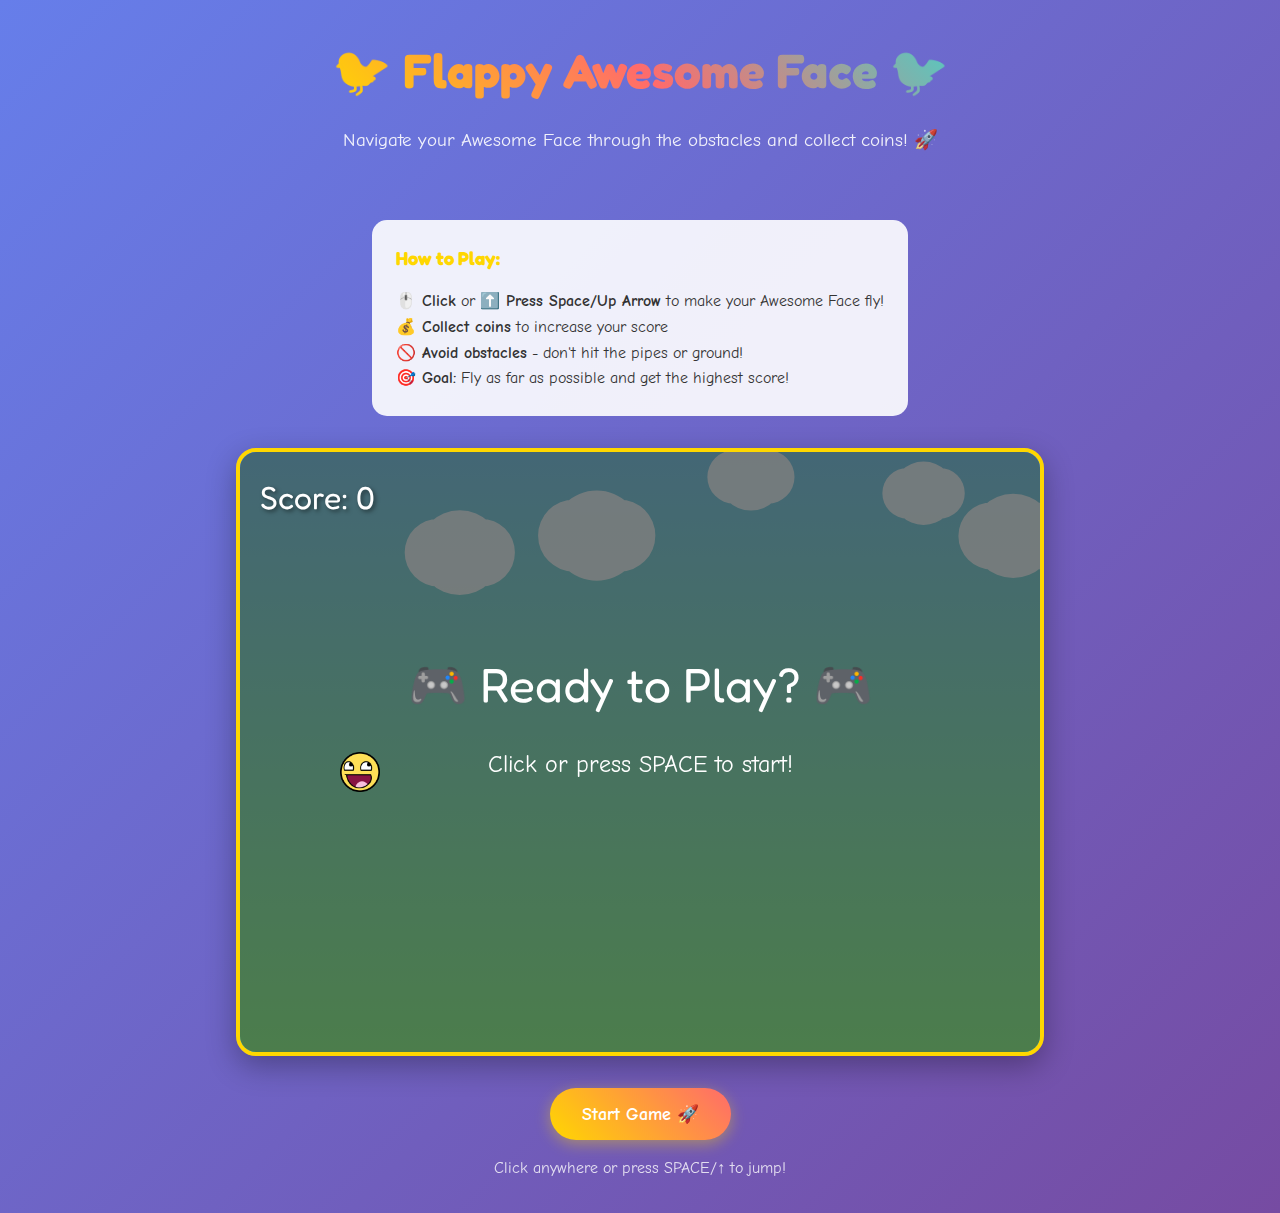
<file: game.html>
<!DOCTYPE html>
<html lang="en">
<head>
    <meta charset="UTF-8">
    <meta name="viewport" content="width=device-width, initial-scale=1.0">
    <title>Awesome Coin Game - Flappy Awesome Face! 🐦</title>
    <link rel="stylesheet" href="style.css">
    <link href="https://fonts.googleapis.com/css2?family=Fredoka+One:wght@400&family=Comic+Neue:wght@300;400;700&display=swap" rel="stylesheet">
    <style>
        /* Game-specific styles */
        .game-container {
            min-height: 100vh;
            display: flex;
            flex-direction: column;
            align-items: center;
            justify-content: center;
            background: linear-gradient(135deg, #667eea 0%, #764ba2 100%);
            padding: 2rem;
        }

        .game-header {
            text-align: center;
            margin-bottom: 2rem;
            color: white;
        }

        .game-title {
            font-family: 'Fredoka One', cursive;
            font-size: 3rem;
            margin-bottom: 1rem;
            background: linear-gradient(45deg, #FFD700, #FF6B6B, #4ECDC4);
            -webkit-background-clip: text;
            -webkit-text-fill-color: transparent;
            background-clip: text;
        }

        .game-subtitle {
            font-size: 1.2rem;
            margin-bottom: 2rem;
            opacity: 0.9;
        }

        .game-canvas-container {
            position: relative;
            border: 4px solid #FFD700;
            border-radius: 20px;
            box-shadow: 0 10px 30px rgba(0, 0, 0, 0.3);
            overflow: hidden;
        }

        #gameCanvas {
            display: block;
            background: linear-gradient(to bottom, #87CEEB 0%, #98FB98 100%);
        }

        .game-controls {
            margin-top: 2rem;
            text-align: center;
            color: white;
        }

        .game-instructions {
            background: rgba(255, 255, 255, 0.9);
            padding: 1.5rem;
            border-radius: 15px;
            margin-bottom: 2rem;
            color: #333;
            max-width: 600px;
        }

        .game-instructions h3 {
            font-family: 'Fredoka One', cursive;
            color: #FFD700;
            margin-bottom: 1rem;
        }

        .score-display {
            position: absolute;
            top: 20px;
            left: 20px;
            color: white;
            font-family: 'Fredoka One', cursive;
            font-size: 2rem;
            text-shadow: 2px 2px 4px rgba(0, 0, 0, 0.5);
            z-index: 10;
        }

        .game-over-overlay {
            position: absolute;
            top: 0;
            left: 0;
            right: 0;
            bottom: 0;
            background: rgba(0, 0, 0, 0.8);
            display: none;
            flex-direction: column;
            align-items: center;
            justify-content: center;
            z-index: 20;
        }

        .game-over-content {
            background: white;
            padding: 3rem;
            border-radius: 20px;
            text-align: center;
            box-shadow: 0 10px 30px rgba(0, 0, 0, 0.3);
        }

        .game-over-title {
            font-family: 'Fredoka One', cursive;
            font-size: 2.5rem;
            color: #FF6B6B;
            margin-bottom: 1rem;
        }

        .final-score {
            font-size: 1.5rem;
            color: #333;
            margin-bottom: 2rem;
        }

        .back-to-home {
            margin-top: 2rem;
        }

        .back-to-home a {
            display: inline-block;
            padding: 1rem 2rem;
            background: linear-gradient(45deg, #FFD700, #FF6B6B);
            color: white;
            text-decoration: none;
            border-radius: 50px;
            font-weight: 700;
            transition: all 0.3s ease;
        }

        .back-to-home a:hover {
            transform: translateY(-3px);
            box-shadow: 0 6px 20px rgba(255, 215, 0, 0.6);
        }

        @media (max-width: 768px) {
            .game-title {
                font-size: 2rem;
            }
            
            .game-canvas-container {
                max-width: 90vw;
                max-height: 70vh;
            }
            
            #gameCanvas {
                width: 100%;
                height: auto;
            }
        }
    </style>
</head>
<body>
    <div class="stars"></div>
    <div class="twinkling"></div>
    
    <div class="game-container">
        <div class="game-header">
            <h1 class="game-title">🐦 Flappy Awesome Face 🐦</h1>
            <p class="game-subtitle">Navigate your Awesome Face through the obstacles and collect coins! 🚀</p>
        </div>

        <div class="game-instructions">
            <h3>How to Play:</h3>
            <p><strong>🖱️ Click</strong> or <strong>⬆️ Press Space/Up Arrow</strong> to make your Awesome Face fly!</p>
            <p><strong>💰 Collect coins</strong> to increase your score</p>
            <p><strong>🚫 Avoid obstacles</strong> - don't hit the pipes or ground!</p>
            <p><strong>🎯 Goal:</strong> Fly as far as possible and get the highest score!</p>
        </div>

        <div class="game-canvas-container">
            <div class="score-display" id="scoreDisplay">Score: 0</div>
            <canvas id="gameCanvas" width="800" height="600"></canvas>
            
            <div class="game-over-overlay" id="gameOverOverlay">
                <div class="game-over-content">
                    <h2 class="game-over-title">Game Over! 😎</h2>
                    <p class="final-score" id="finalScore">Final Score: 0</p>
                    <div id="leaderboard" style="margin: 1rem 0;"></div>
                    <button class="btn btn-primary" onclick="startGame()">Play Again 🚀</button>
                    <div class="back-to-home">
                        <a href="index.html">← Back to Awesome Coin</a>
                    </div>
                </div>
            </div>
        </div>

        <div class="game-controls">
            <button class="btn btn-primary" id="startButton" onclick="startGame()">Start Game 🚀</button>
            <p style="margin-top: 1rem; opacity: 0.8;">Click anywhere or press SPACE/↑ to jump!</p>
        </div>
    </div>

    <script>
        // Flappy Bird Game
        class FlappyAwesomeGame {
            constructor() {
                this.canvas = document.getElementById('gameCanvas');
                this.ctx = this.canvas.getContext('2d');
                this.scoreDisplay = document.getElementById('scoreDisplay');
                this.gameOverOverlay = document.getElementById('gameOverOverlay');
                this.finalScore = document.getElementById('finalScore');
                
                this.gameState = 'waiting'; // waiting, playing, gameOver
                this.score = 0;
                this.pipesPassed = 0; // Track pipes passed for scoring
                
                // Initialize leaderboard
                this.leaderboard = this.loadLeaderboard();
                this.maxLeaderboardEntries = 10;
                
                // Load Awesome Face image
                this.awesomeFaceImage = new Image();
                this.awesomeFaceImage.onload = () => {
                    console.log('Awesome Face image loaded successfully!');
                    this.imageLoaded = true;
                };
                this.awesomeFaceImage.onerror = (error) => {
                    console.log('Failed to load Awesome Face image, trying next path', error);
                    this.imageLoaded = false;
                    // Try next image path
                    const currentIndex = imagePaths.indexOf(this.awesomeFaceImage.src);
                    this.tryLoadImage(imagePaths, currentIndex + 1);
                };
                
                // Try different image paths
                const imagePaths = [
                    'https://awesomecoin.fun/Awesome_Face.svg.png',
                    'Awesome_Face.svg.png',
                    './Awesome_Face.svg.png',
                    window.location.origin + '/Awesome_Face.svg.png'
                ];
                
                this.imageLoaded = false;
                this.tryLoadImage(imagePaths, 0);
                
                this.bird = {
                    x: 100,
                    y: this.canvas.height / 2,
                    width: 40,
                    height: 40,
                    velocity: 0,
                    gravity: 0.5,
                    jumpPower: -8,
                    rotation: 0
                };
                
                this.pipes = [];
                this.coins = [];
                this.pipeWidth = 60;
                this.pipeGap = 200;
                this.pipeSpeed = 2;
                this.lastPipeTime = 0;
                this.pipeInterval = 1500;
                
                this.coinWidth = 20;
                this.coinSpeed = 2;
                
                this.backgroundOffset = 0;
                this.clouds = [];
                
                this.init();
            }
            
            init() {
                this.setupEventListeners();
                this.generateClouds();
                this.gameLoop();
            }
            
            tryLoadImage(imagePaths, index) {
                if (index >= imagePaths.length) {
                    console.log('All image paths failed, using fallback');
                    return;
                }
                
                this.awesomeFaceImage.src = imagePaths[index];
                console.log(`Trying to load image: ${imagePaths[index]}`);
            }
            
            loadLeaderboard() {
                const saved = localStorage.getItem('awesomeFlappyLeaderboard');
                if (saved) {
                    return JSON.parse(saved);
                }
                return [];
            }
            
            saveLeaderboard() {
                localStorage.setItem('awesomeFlappyLeaderboard', JSON.stringify(this.leaderboard));
            }
            
            addToLeaderboard(score) {
                const entry = {
                    score: score,
                    date: new Date().toLocaleDateString(),
                    timestamp: Date.now()
                };
                
                this.leaderboard.push(entry);
                this.leaderboard.sort((a, b) => b.score - a.score);
                
                // Keep only top scores
                if (this.leaderboard.length > this.maxLeaderboardEntries) {
                    this.leaderboard = this.leaderboard.slice(0, this.maxLeaderboardEntries);
                }
                
                this.saveLeaderboard();
                return this.leaderboard.findIndex(savedEntry => savedEntry.timestamp === entry.timestamp);
            }
            
            setupEventListeners() {
                document.addEventListener('keydown', (e) => {
                    if (e.code === 'Space' || e.code === 'ArrowUp') {
                        e.preventDefault();
                        this.jump();
                    }
                });
                
                this.canvas.addEventListener('click', () => {
                    this.jump();
                });
                
                // Prevent context menu on right click
                this.canvas.addEventListener('contextmenu', (e) => {
                    e.preventDefault();
                });
            }
            
            generateClouds() {
                for (let i = 0; i < 5; i++) {
                    this.clouds.push({
                        x: Math.random() * this.canvas.width,
                        y: Math.random() * (this.canvas.height / 3),
                        size: Math.random() * 30 + 20,
                        speed: Math.random() * 0.5 + 0.2
                    });
                }
            }
            
            jump() {
                if (this.gameState === 'waiting') {
                    this.startGame();
                } else if (this.gameState === 'playing') {
                    this.bird.velocity = this.bird.jumpPower;
                    this.bird.rotation = -0.3;
                } else if (this.gameState === 'gameOver') {
                    this.startGame();
                }
            }
            
            startGame() {
                this.gameState = 'playing';
                this.score = 0;
                this.pipesPassed = 0;
                this.bird.y = this.canvas.height / 2;
                this.bird.velocity = 0;
                this.pipes = [];
                this.coins = [];
                this.lastPipeTime = 0;
                document.getElementById('startButton').style.display = 'none';
                this.gameOverOverlay.style.display = 'none'; // Hide game over overlay
                this.updateScore();
            }
            
            update() {
                if (this.gameState !== 'playing') return;
                
                // Update bird physics
                this.bird.velocity += this.bird.gravity;
                this.bird.y += this.bird.velocity;
                this.bird.rotation = Math.min(Math.max(this.bird.velocity * 0.1, -0.5), 0.5);
                
                // Update background
                this.backgroundOffset += 1;
                if (this.backgroundOffset > this.canvas.width) {
                    this.backgroundOffset = 0;
                }
                
                // Update clouds
                this.clouds.forEach(cloud => {
                    cloud.x -= cloud.speed;
                    if (cloud.x < -cloud.size) {
                        cloud.x = this.canvas.width + cloud.size;
                        cloud.y = Math.random() * (this.canvas.height / 3);
                    }
                });
                
                // Generate pipes
                if (Date.now() - this.lastPipeTime > this.pipeInterval) {
                    this.generatePipe();
                    this.lastPipeTime = Date.now();
                }
                
                // Update pipes
                this.pipes.forEach((pipe, index) => {
                    pipe.x -= this.pipeSpeed;
                    
                    // Check if bird passed the pipe (for scoring)
                    if (!pipe.passed && pipe.x + this.pipeWidth < this.bird.x) {
                        pipe.passed = true;
                        this.pipesPassed++;
                        this.score += 1; // 1 point per pipe passed
                        this.updateScore();
                        console.log(`Pipe passed! Bird X: ${this.bird.x}, Pipe X: ${pipe.x}, Pipe Width: ${this.pipeWidth}`);
                        console.log(`Score: ${this.score}, Pipes: ${this.pipesPassed}`);
                    }
                    
                    // Remove pipes that are off screen
                    if (pipe.x + this.pipeWidth < 0) {
                        this.pipes.splice(index, 1);
                    }
                });
                
                // Generate coins
                if (Math.random() < 0.02) {
                    this.generateCoin();
                }
                
                // Update coins
                this.coins.forEach((coin, index) => {
                    coin.x -= this.coinSpeed;
                    coin.rotation += 0.1;
                    
                    // Remove coins that are off screen
                    if (coin.x + this.coinWidth < 0) {
                        this.coins.splice(index, 1);
                    }
                });
                
                // Check collisions
                this.checkCollisions();
            }
            
            generatePipe() {
                const minHeight = 50;
                const maxHeight = this.canvas.height - this.pipeGap - 50;
                const topHeight = Math.random() * (maxHeight - minHeight) + minHeight;
                
                this.pipes.push({
                    x: this.canvas.width,
                    topHeight: topHeight,
                    bottomY: topHeight + this.pipeGap,
                    passed: false // Track if this pipe has been passed
                });
            }
            
            generateCoin() {
                this.coins.push({
                    x: this.canvas.width,
                    y: Math.random() * (this.canvas.height - 100) + 50,
                    rotation: 0
                });
            }
            
            checkCollisions() {
                // Ground and ceiling collision
                if (this.bird.y + this.bird.height > this.canvas.height - 50 || this.bird.y < 0) {
                    this.gameOver();
                    return;
                }
                
                // Pipe collision
                this.pipes.forEach(pipe => {
                    if (this.bird.x < pipe.x + this.pipeWidth &&
                        this.bird.x + this.bird.width > pipe.x) {
                        if (this.bird.y < pipe.topHeight ||
                            this.bird.y + this.bird.height > pipe.bottomY) {
                            this.gameOver();
                            return;
                        }
                    }
                });
                
                // Coin collection
                this.coins.forEach((coin, index) => {
                    const distance = Math.sqrt(
                        Math.pow(this.bird.x + this.bird.width/2 - (coin.x + this.coinWidth/2), 2) +
                        Math.pow(this.bird.y + this.bird.height/2 - (coin.y + this.coinWidth/2), 2)
                    );
                    
                    if (distance < (this.bird.width/2 + this.coinWidth/2)) {
                        this.coins.splice(index, 1);
                        this.score += 10;
                        this.updateScore();
                    }
                });
            }
            
            updateScore() {
                this.scoreDisplay.textContent = `Score: ${this.score}`;
                
                if (this.score > this.highScore) {
                    this.highScore = this.score;
                    localStorage.setItem('awesomeFlappyHighScore', this.highScore);
                }
            }
            
            gameOver() {
                this.gameState = 'gameOver';
                
                // Add score to leaderboard
                const rank = this.addToLeaderboard(this.score);
                const isNewHighScore = rank === 0 && this.score > 0;
                
                this.finalScore.textContent = `Final Score: ${this.score}`;
                
                // Show new high score message
                if (isNewHighScore) {
                    this.finalScore.innerHTML += '<br><span style="color: #FFD700; font-weight: bold;">🎉 New High Score! 🎉</span>';
                } else if (rank < 3 && this.score > 0) {
                    const rankText = rank === 1 ? '2nd' : '3rd';
                    this.finalScore.innerHTML += `<br><span style="color: #FFD700; font-weight: bold;">🏆 New ${rankText} Place! 🏆</span>`;
                }
                
                // Update leaderboard display
                this.updateLeaderboardDisplay();
                this.gameOverOverlay.style.display = 'flex';
                
                console.log(`Game Over! Pipes Passed: ${this.pipesPassed}, Total Score: ${this.score}, Rank: ${rank + 1}`);
            }
            
            updateLeaderboardDisplay() {
                const leaderboardElement = document.getElementById('leaderboard');
                if (!leaderboardElement) return;
                
                let html = '<h4 style="color: #FFD700; margin-bottom: 1rem;">🏆 Leaderboard 🏆</h4>';
                
                if (this.leaderboard.length === 0) {
                    html += '<p style="color: #666; font-style: italic;">No scores yet. Be the first!</p>';
                } else {
                    html += '<div style="max-height: 200px; overflow-y: auto;">';
                    this.leaderboard.forEach((entry, index) => {
                        const medal = index === 0 ? '🥇' : index === 1 ? '🥈' : index === 2 ? '🥉' : '🏅';
                        const rank = index + 1;
                        html += `
                            <div style="display: flex; justify-content: space-between; align-items: center; padding: 0.5rem; background: ${index < 3 ? 'rgba(255, 215, 0, 0.1)' : 'rgba(255, 255, 255, 0.1)'}; margin: 0.25rem 0; border-radius: 8px;">
                                <span>${medal} #${rank}</span>
                                <span style="font-weight: bold;">${entry.score}</span>
                                <span style="font-size: 0.8rem; color: #666;">${entry.date}</span>
                            </div>
                        `;
                    });
                    html += '</div>';
                }
                
                leaderboardElement.innerHTML = html;
            }
            
            draw() {
                // Clear canvas
                this.ctx.clearRect(0, 0, this.canvas.width, this.canvas.height);
                
                // Draw background
                this.drawBackground();
                
                // Draw clouds
                this.drawClouds();
                
                if (this.gameState === 'waiting') {
                    this.drawWaitingScreen();
                    return;
                }
                
                // Draw pipes
                this.drawPipes();
                
                // Draw coins
                this.drawCoins();
                
                // Draw bird (Awesome Face)
                this.drawBird();
                
                // Draw ground
                this.drawGround();
            }
            
            drawBackground() {
                // Sky gradient
                const gradient = this.ctx.createLinearGradient(0, 0, 0, this.canvas.height);
                gradient.addColorStop(0, '#87CEEB');
                gradient.addColorStop(1, '#98FB98');
                this.ctx.fillStyle = gradient;
                this.ctx.fillRect(0, 0, this.canvas.width, this.canvas.height);
            }
            
            drawClouds() {
                this.ctx.fillStyle = 'rgba(255, 255, 255, 0.8)';
                this.clouds.forEach(cloud => {
                    this.ctx.beginPath();
                    this.ctx.arc(cloud.x, cloud.y, cloud.size, 0, Math.PI * 2);
                    this.ctx.arc(cloud.x + cloud.size/2, cloud.y, cloud.size * 0.8, 0, Math.PI * 2);
                    this.ctx.arc(cloud.x - cloud.size/2, cloud.y, cloud.size * 0.8, 0, Math.PI * 2);
                    this.ctx.fill();
                });
            }
            
            drawWaitingScreen() {
                this.ctx.fillStyle = 'rgba(0, 0, 0, 0.5)';
                this.ctx.fillRect(0, 0, this.canvas.width, this.canvas.height);
                
                this.ctx.fillStyle = 'white';
                this.ctx.font = '48px Fredoka One';
                this.ctx.textAlign = 'center';
                this.ctx.fillText('🎮 Ready to Play? 🎮', this.canvas.width/2, this.canvas.height/2 - 50);
                
                this.ctx.font = '24px Comic Neue';
                this.ctx.fillText('Click or press SPACE to start!', this.canvas.width/2, this.canvas.height/2 + 20);
                
                this.drawBird();
            }
            
            drawPipes() {
                this.ctx.fillStyle = '#228B22';
                this.ctx.strokeStyle = '#006400';
                this.ctx.lineWidth = 3;
                
                this.pipes.forEach(pipe => {
                    // Top pipe
                    this.ctx.fillRect(pipe.x, 0, this.pipeWidth, pipe.topHeight);
                    this.ctx.strokeRect(pipe.x, 0, this.pipeWidth, pipe.topHeight);
                    
                    // Bottom pipe
                    this.ctx.fillRect(pipe.x, pipe.bottomY, this.pipeWidth, this.canvas.height - pipe.bottomY - 50);
                    this.ctx.strokeRect(pipe.x, pipe.bottomY, this.pipeWidth, this.canvas.height - pipe.bottomY - 50);
                    
                    // Pipe caps
                    this.ctx.fillRect(pipe.x - 5, pipe.topHeight - 20, this.pipeWidth + 10, 20);
                    this.ctx.fillRect(pipe.x - 5, pipe.bottomY, this.pipeWidth + 10, 20);
                });
            }
            
            drawCoins() {
                this.coins.forEach(coin => {
                    this.ctx.save();
                    this.ctx.translate(coin.x + this.coinWidth/2, coin.y + this.coinWidth/2);
                    this.ctx.rotate(coin.rotation);
                    
                    // Draw coin
                    this.ctx.fillStyle = '#FFD700';
                    this.ctx.strokeStyle = '#FFA500';
                    this.ctx.lineWidth = 2;
                    
                    this.ctx.beginPath();
                    this.ctx.arc(0, 0, this.coinWidth/2, 0, Math.PI * 2);
                    this.ctx.fill();
                    this.ctx.stroke();
                    
                    // Coin symbol - Awesome Coin logo
                    this.ctx.fillStyle = '#FFA500';
                    this.ctx.font = 'bold 14px Arial';
                    this.ctx.textAlign = 'center';
                    this.ctx.textBaseline = 'middle';
                    this.ctx.fillText('A', 0, 0);
                    
                    this.ctx.restore();
                });
            }
            
            drawBird() {
                this.ctx.save();
                this.ctx.translate(this.bird.x + this.bird.width/2, this.bird.y + this.bird.height/2);
                this.ctx.rotate(this.bird.rotation);
                
                // Draw Awesome Face image
                if (this.awesomeFaceImage && this.imageLoaded && this.awesomeFaceImage.complete) {
                    this.ctx.drawImage(
                        this.awesomeFaceImage, 
                        -this.bird.width/2, 
                        -this.bird.height/2, 
                        this.bird.width, 
                        this.bird.height
                    );
                } else {
                    // Fallback to drawn face if image not loaded
                    this.ctx.fillStyle = '#FFD700';
                    this.ctx.strokeStyle = '#FFA500';
                    this.ctx.lineWidth = 2;
                    
                    // Face circle
                    this.ctx.beginPath();
                    this.ctx.arc(0, 0, this.bird.width/2, 0, Math.PI * 2);
                    this.ctx.fill();
                    this.ctx.stroke();
                    
                    // Eyes
                    this.ctx.fillStyle = 'white';
                    this.ctx.beginPath();
                    this.ctx.arc(-8, -8, 6, 0, Math.PI * 2);
                    this.ctx.arc(8, -8, 6, 0, Math.PI * 2);
                    this.ctx.fill();
                    
                    // Pupils
                    this.ctx.fillStyle = 'black';
                    this.ctx.beginPath();
                    this.ctx.arc(-8, -8, 3, 0, Math.PI * 2);
                    this.ctx.arc(8, -8, 3, 0, Math.PI * 2);
                    this.ctx.fill();
                    
                    // Smile
                    this.ctx.strokeStyle = 'black';
                    this.ctx.lineWidth = 2;
                    this.ctx.beginPath();
                    this.ctx.arc(0, 2, 12, 0, Math.PI);
                    this.ctx.stroke();
                }
                
                this.ctx.restore();
            }
            
            drawGround() {
                this.ctx.fillStyle = '#8B4513';
                this.ctx.fillRect(0, this.canvas.height - 50, this.canvas.width, 50);
                
                // Grass on top
                this.ctx.fillStyle = '#228B22';
                this.ctx.fillRect(0, this.canvas.height - 60, this.canvas.width, 10);
            }
            
            gameLoop() {
                this.update();
                this.draw();
                requestAnimationFrame(() => this.gameLoop());
            }
        }
        
        // Global functions
        function startGame() {
            if (window.game) {
                window.game.startGame();
            }
        }
        
        // Initialize game when page loads
        document.addEventListener('DOMContentLoaded', () => {
            
            window.game = new FlappyAwesomeGame();
            
            // Initialize leaderboard display
            setTimeout(() => {
                window.game.updateLeaderboardDisplay();
            }, 100);
        });
    </script>
</body>
</html>
</file>
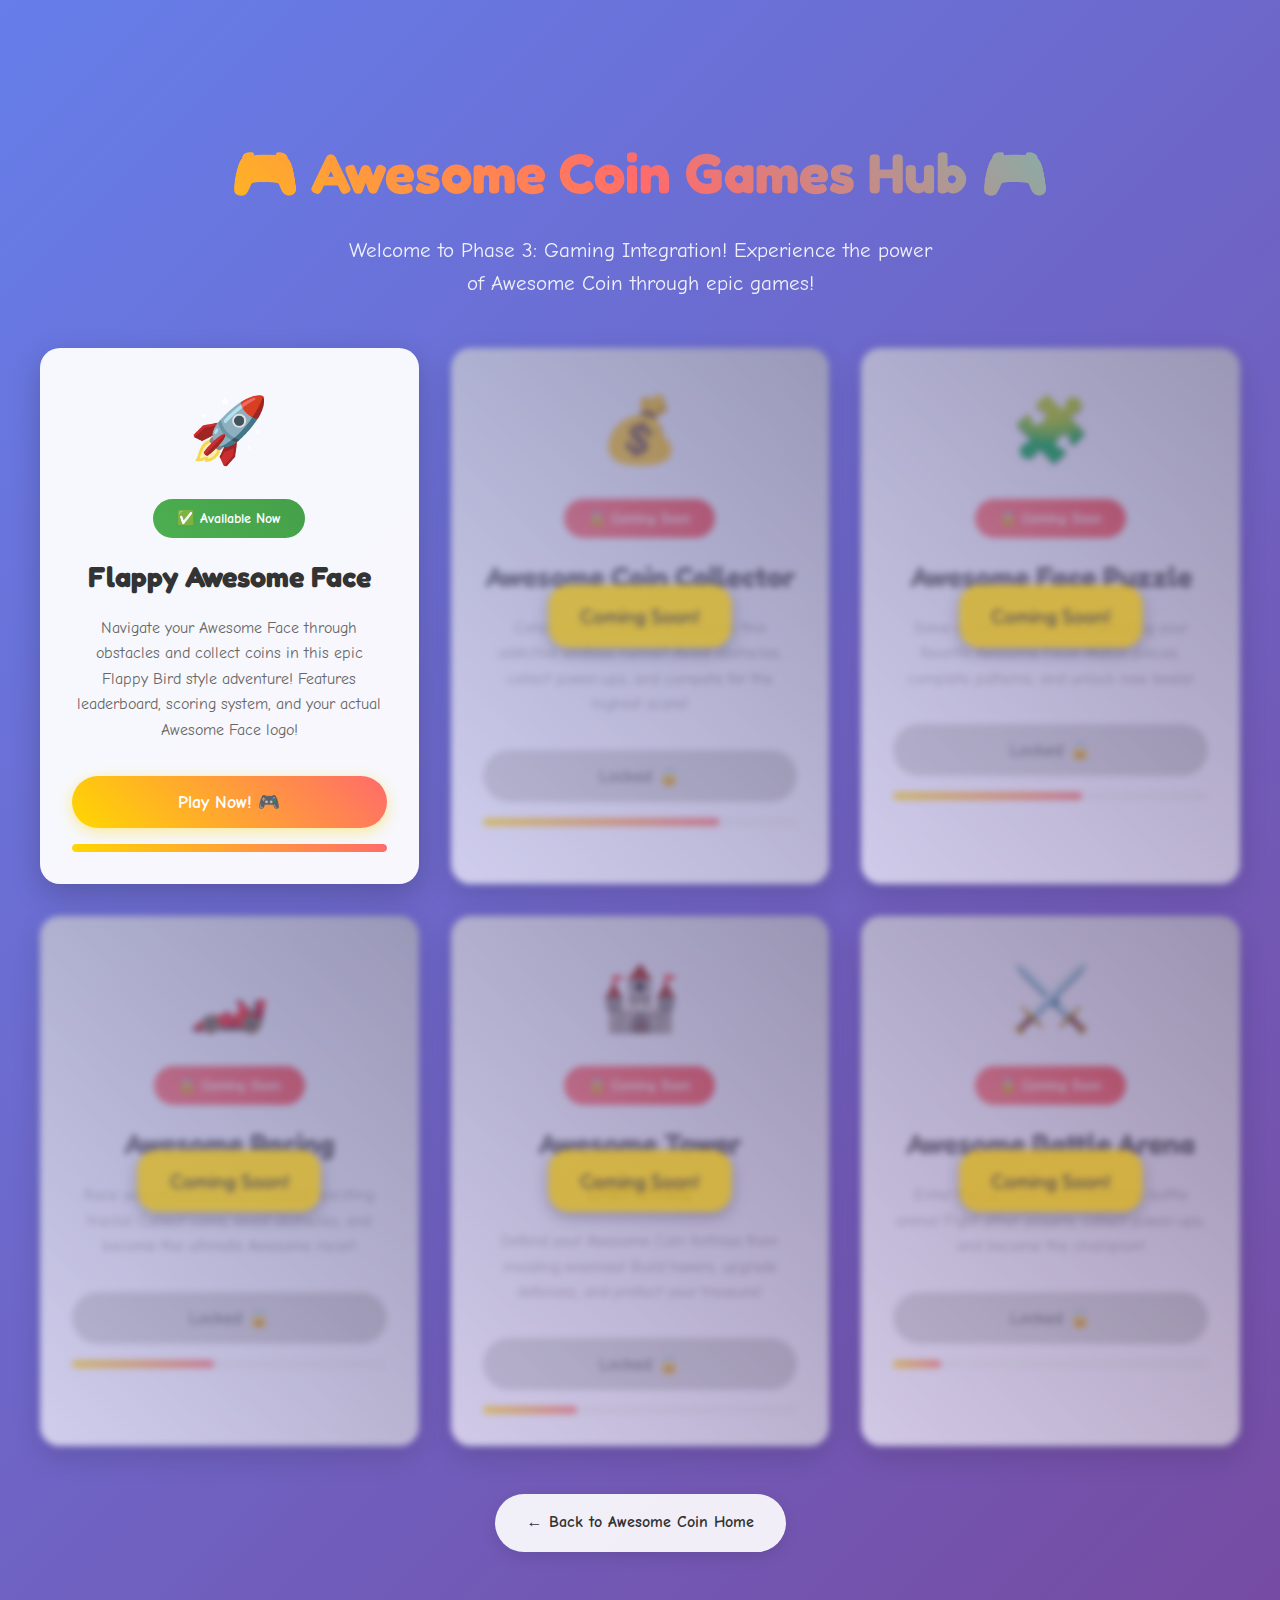
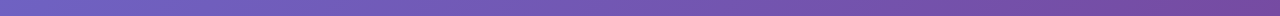
<file: games.html>
<!DOCTYPE html>
<html lang="en">
<head>
    <meta charset="UTF-8">
    <meta name="viewport" content="width=device-width, initial-scale=1.0">
    <title>Awesome Coin Games Hub - Phase 3 Gaming Integration! 🎮</title>
    <link rel="stylesheet" href="style.css">
    <link href="https://fonts.googleapis.com/css2?family=Fredoka+One:wght@400&family=Comic+Neue:wght@300;400;700&display=swap" rel="stylesheet">
    <style>
        /* Games Hub specific styles */
        .games-container {
            min-height: 100vh;
            padding: 8rem 2rem 4rem;
            background: linear-gradient(135deg, #667eea 0%, #764ba2 100%);
            position: relative;
            z-index: 10;
        }

        .games-header {
            text-align: center;
            margin-bottom: 3rem;
            color: white;
        }

        .games-title {
            font-family: 'Fredoka One', cursive;
            font-size: 3.5rem;
            margin-bottom: 1rem;
            background: linear-gradient(45deg, #FFD700, #FF6B6B, #4ECDC4);
            -webkit-background-clip: text;
            -webkit-text-fill-color: transparent;
            background-clip: text;
        }

        .games-subtitle {
            font-size: 1.3rem;
            margin-bottom: 2rem;
            opacity: 0.9;
            max-width: 600px;
            margin-left: auto;
            margin-right: auto;
        }

        .games-grid {
            display: grid;
            grid-template-columns: repeat(auto-fit, minmax(300px, 1fr));
            gap: 2rem;
            max-width: 1200px;
            margin: 0 auto;
        }

        .game-card {
            background: rgba(255, 255, 255, 0.95);
            border-radius: 20px;
            padding: 2rem;
            text-align: center;
            transition: all 0.3s ease;
            box-shadow: 0 10px 30px rgba(0, 0, 0, 0.2);
            position: relative;
            overflow: hidden;
        }

        .game-card.unlocked {
            cursor: pointer;
        }

        .game-card.unlocked:hover {
            transform: translateY(-10px);
            box-shadow: 0 20px 40px rgba(0, 0, 0, 0.3);
        }

        .game-card.locked {
            filter: blur(3px);
            opacity: 0.7;
            cursor: not-allowed;
            position: relative;
        }

        .game-card.locked::before {
            content: '';
            position: absolute;
            top: 0;
            left: 0;
            right: 0;
            bottom: 0;
            background: linear-gradient(45deg, rgba(255, 255, 255, 0.3), rgba(0, 0, 0, 0.3));
            z-index: 10;
        }

        .game-icon {
            font-size: 4rem;
            margin-bottom: 1rem;
            display: block;
        }

        .game-title {
            font-family: 'Fredoka One', cursive;
            font-size: 1.8rem;
            margin-bottom: 1rem;
            color: #333;
        }

        .game-card.locked .game-title {
            color: #666;
        }

        .game-description {
            color: #666;
            line-height: 1.6;
            margin-bottom: 2rem;
        }

        .game-card.locked .game-description {
            color: #999;
        }

        .game-status {
            display: inline-block;
            padding: 0.5rem 1.5rem;
            border-radius: 25px;
            font-weight: 700;
            font-size: 0.9rem;
            margin-bottom: 1rem;
        }

        .status-unlocked {
            background: linear-gradient(45deg, #4CAF50, #45a049);
            color: white;
        }

        .status-locked {
            background: linear-gradient(45deg, #FF6B6B, #FF5252);
            color: white;
        }

        .game-button {
            padding: 1rem 2rem;
            border: none;
            border-radius: 50px;
            font-family: 'Comic Neue', cursive;
            font-weight: 700;
            font-size: 1.1rem;
            cursor: pointer;
            transition: all 0.3s ease;
            text-decoration: none;
            display: inline-block;
            width: 100%;
        }

        .btn-play {
            background: linear-gradient(45deg, #FFD700, #FF6B6B);
            color: white;
            box-shadow: 0 4px 15px rgba(255, 215, 0, 0.4);
        }

        .btn-play:hover {
            transform: translateY(-3px);
            box-shadow: 0 6px 20px rgba(255, 215, 0, 0.6);
        }

        .btn-locked {
            background: #ccc;
            color: #666;
            cursor: not-allowed;
        }

        .coming-soon {
            position: absolute;
            top: 50%;
            left: 50%;
            transform: translate(-50%, -50%);
            background: rgba(255, 215, 0, 0.9);
            color: #333;
            padding: 1rem 2rem;
            border-radius: 20px;
            font-family: 'Fredoka One', cursive;
            font-size: 1.2rem;
            z-index: 20;
            box-shadow: 0 5px 15px rgba(0, 0, 0, 0.3);
        }

        .back-to-home {
            text-align: center;
            margin-top: 3rem;
        }

        .back-to-home a {
            display: inline-block;
            padding: 1rem 2rem;
            background: rgba(255, 255, 255, 0.9);
            color: #333;
            text-decoration: none;
            border-radius: 50px;
            font-weight: 700;
            transition: all 0.3s ease;
            box-shadow: 0 5px 15px rgba(0, 0, 0, 0.1);
        }

        .back-to-home a:hover {
            transform: translateY(-3px);
            box-shadow: 0 10px 25px rgba(0, 0, 0, 0.2);
            background: #FFD700;
            color: white;
        }

        .progress-bar {
            width: 100%;
            height: 8px;
            background: #eee;
            border-radius: 4px;
            overflow: hidden;
            margin-top: 1rem;
        }

        .progress-fill {
            height: 100%;
            background: linear-gradient(45deg, #FFD700, #FF6B6B);
            border-radius: 4px;
            transition: width 0.3s ease;
        }

        @media (max-width: 768px) {
            .games-title {
                font-size: 2.5rem;
            }
            
            .games-grid {
                grid-template-columns: 1fr;
                gap: 1.5rem;
            }
            
            .game-card {
                padding: 1.5rem;
            }
        }
    </style>
</head>
<body>
    <div class="stars"></div>
    <div class="twinkling"></div>
    
    <div class="games-container">
        <div class="games-header">
            <h1 class="games-title">🎮 Awesome Coin Games Hub 🎮</h1>
            <p class="games-subtitle">Welcome to Phase 3: Gaming Integration! Experience the power of Awesome Coin through epic games!</p>
        </div>

        <div class="games-grid">
            <!-- Flappy Awesome Face - UNLOCKED -->
            <div class="game-card unlocked" onclick="window.location.href='game.html'">
                <div class="game-icon">🚀</div>
                <div class="game-status status-unlocked">✅ Available Now</div>
                <h3 class="game-title">Flappy Awesome Face</h3>
                <p class="game-description">
                    Navigate your Awesome Face through obstacles and collect coins in this epic Flappy Bird style adventure! 
                    Features leaderboard, scoring system, and your actual Awesome Face logo!
                </p>
                <button class="game-button btn-play">Play Now! 🎮</button>
                <div class="progress-bar">
                    <div class="progress-fill" style="width: 100%;"></div>
                </div>
            </div>

            <!-- Awesome Coin Collector - LOCKED -->
            <div class="game-card locked">
                <div class="game-icon">💰</div>
                <div class="game-status status-locked">🔒 Coming Soon</div>
                <h3 class="game-title">Awesome Coin Collector</h3>
                <p class="game-description">
                    Collect falling Awesome Coins in this addictive endless runner! 
                    Avoid obstacles, collect power-ups, and compete for the highest score!
                </p>
                <button class="game-button btn-locked">Locked 🔒</button>
                <div class="progress-bar">
                    <div class="progress-fill" style="width: 75%;"></div>
                </div>
                <div class="coming-soon">Coming Soon!</div>
            </div>

            <!-- Awesome Face Puzzle - LOCKED -->
            <div class="game-card locked">
                <div class="game-icon">🧩</div>
                <div class="game-status status-locked">🔒 Coming Soon</div>
                <h3 class="game-title">Awesome Face Puzzle</h3>
                <p class="game-description">
                    Solve challenging puzzles featuring your favorite Awesome Face! 
                    Match pieces, complete patterns, and unlock new levels!
                </p>
                <button class="game-button btn-locked">Locked 🔒</button>
                <div class="progress-bar">
                    <div class="progress-fill" style="width: 60%;"></div>
                </div>
                <div class="coming-soon">Coming Soon!</div>
            </div>

            <!-- Awesome Racing - LOCKED -->
            <div class="game-card locked">
                <div class="game-icon">🏎️</div>
                <div class="game-status status-locked">🔒 Coming Soon</div>
                <h3 class="game-title">Awesome Racing</h3>
                <p class="game-description">
                    Race your Awesome Face through exciting tracks! 
                    Collect coins, avoid obstacles, and become the ultimate Awesome racer!
                </p>
                <button class="game-button btn-locked">Locked 🔒</button>
                <div class="progress-bar">
                    <div class="progress-fill" style="width: 45%;"></div>
                </div>
                <div class="coming-soon">Coming Soon!</div>
            </div>

            <!-- Awesome Tower Defense - LOCKED -->
            <div class="game-card locked">
                <div class="game-icon">🏰</div>
                <div class="game-status status-locked">🔒 Coming Soon</div>
                <h3 class="game-title">Awesome Tower Defense</h3>
                <p class="game-description">
                    Defend your Awesome Coin fortress from invading enemies! 
                    Build towers, upgrade defenses, and protect your treasure!
                </p>
                <button class="game-button btn-locked">Locked 🔒</button>
                <div class="progress-bar">
                    <div class="progress-fill" style="width: 30%;"></div>
                </div>
                <div class="coming-soon">Coming Soon!</div>
            </div>

            <!-- Awesome Battle Arena - LOCKED -->
            <div class="game-card locked">
                <div class="game-icon">⚔️</div>
                <div class="game-status status-locked">🔒 Coming Soon</div>
                <h3 class="game-title">Awesome Battle Arena</h3>
                <p class="game-description">
                    Enter the ultimate Awesome Face battle arena! 
                    Fight other players, collect power-ups, and become the champion!
                </p>
                <button class="game-button btn-locked">Locked 🔒</button>
                <div class="progress-bar">
                    <div class="progress-fill" style="width: 15%;"></div>
                </div>
                <div class="coming-soon">Coming Soon!</div>
            </div>
        </div>

        <div class="back-to-home">
            <a href="index.html">← Back to Awesome Coin Home</a>
        </div>
    </div>

    <script>
        // Add some interactive effects
        document.addEventListener('DOMContentLoaded', () => {
            // Add hover effects to unlocked games
            const unlockedGames = document.querySelectorAll('.game-card.unlocked');
            unlockedGames.forEach(card => {
                card.addEventListener('mouseenter', () => {
                    card.style.transform = 'translateY(-10px) scale(1.02)';
                });
                
                card.addEventListener('mouseleave', () => {
                    card.style.transform = 'translateY(0) scale(1)';
                });
            });

            // Add click prevention for locked games
            const lockedGames = document.querySelectorAll('.game-card.locked');
            lockedGames.forEach(card => {
                card.addEventListener('click', (e) => {
                    e.preventDefault();
                    
                    // Show a fun message
                    const comingSoon = card.querySelector('.coming-soon');
                    comingSoon.style.animation = 'bounce 0.5s ease';
                    setTimeout(() => {
                        comingSoon.style.animation = '';
                    }, 500);
                });
            });

            // Add floating animation to game icons
            const gameIcons = document.querySelectorAll('.game-icon');
            gameIcons.forEach((icon, index) => {
                icon.style.animation = `float 3s ease-in-out infinite`;
                icon.style.animationDelay = `${index * 0.5}s`;
            });
        });

        // CSS animations
        const style = document.createElement('style');
        style.textContent = `
            @keyframes float {
                0%, 100% { transform: translateY(0px); }
                50% { transform: translateY(-10px); }
            }
            
            @keyframes bounce {
                0%, 20%, 50%, 80%, 100% { transform: translate(-50%, -50%) scale(1); }
                40% { transform: translate(-50%, -50%) scale(1.1); }
                60% { transform: translate(-50%, -50%) scale(0.9); }
            }
        `;
        document.head.appendChild(style);
    </script>
</body>
</html>
</file>
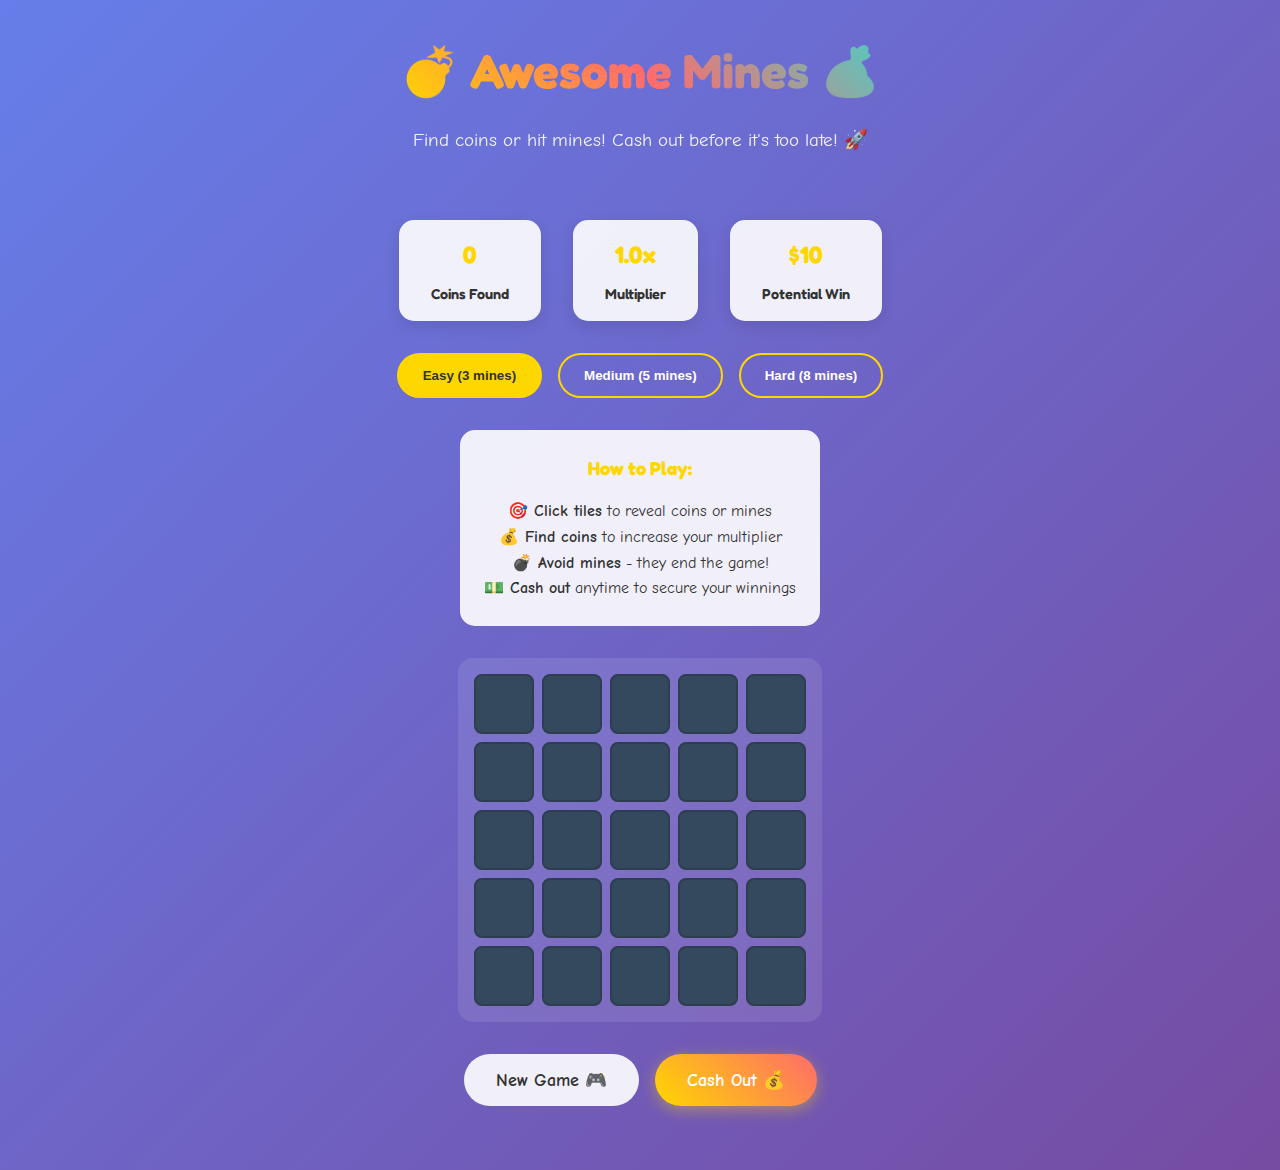
<file: mines.html>
<!DOCTYPE html>
<html lang="en">
<head>
    <meta charset="UTF-8">
    <meta name="viewport" content="width=device-width, initial-scale=1.0">
    <title>Awesome Mines - Find Coins or Hit Mines! 💰💣</title>
    <link rel="stylesheet" href="style.css">
    <link href="https://fonts.googleapis.com/css2?family=Fredoka+One:wght@400&family=Comic+Neue:wght@300;400;700&display=swap" rel="stylesheet">
    <style>
        /* Mines Game specific styles */
        .game-container {
            min-height: 100vh;
            display: flex;
            flex-direction: column;
            align-items: center;
            justify-content: center;
            background: linear-gradient(135deg, #667eea 0%, #764ba2 100%);
            padding: 2rem;
        }

        .game-header {
            text-align: center;
            margin-bottom: 2rem;
            color: white;
        }

        .game-title {
            font-family: 'Fredoka One', cursive;
            font-size: 3rem;
            margin-bottom: 1rem;
            background: linear-gradient(45deg, #FFD700, #FF6B6B, #4ECDC4);
            -webkit-background-clip: text;
            -webkit-text-fill-color: transparent;
            background-clip: text;
        }

        .game-subtitle {
            font-size: 1.2rem;
            margin-bottom: 2rem;
            opacity: 0.9;
        }

        .game-stats {
            display: flex;
            gap: 2rem;
            margin-bottom: 2rem;
            color: white;
            font-family: 'Fredoka One', cursive;
        }

        .stat {
            background: rgba(255, 255, 255, 0.9);
            padding: 1rem 2rem;
            border-radius: 15px;
            text-align: center;
            color: #333;
            min-width: 120px;
        }

        .stat-value {
            font-size: 1.5rem;
            color: #FFD700;
            font-weight: bold;
        }

        .stat-label {
            font-size: 0.9rem;
            margin-top: 0.5rem;
        }

        .game-instructions {
            background: rgba(255, 255, 255, 0.9);
            padding: 1.5rem;
            border-radius: 15px;
            margin-bottom: 2rem;
            color: #333;
            max-width: 600px;
            text-align: center;
        }

        .game-instructions h3 {
            font-family: 'Fredoka One', cursive;
            color: #FFD700;
            margin-bottom: 1rem;
        }

        .mines-grid {
            display: grid;
            grid-template-columns: repeat(5, 1fr);
            gap: 8px;
            margin-bottom: 2rem;
            background: rgba(255, 255, 255, 0.1);
            padding: 1rem;
            border-radius: 15px;
        }

        .mine-tile {
            width: 60px;
            height: 60px;
            background: #34495E;
            border: 2px solid #2C3E50;
            border-radius: 8px;
            display: flex;
            align-items: center;
            justify-content: center;
            font-size: 1.5rem;
            cursor: pointer;
            transition: all 0.3s ease;
            position: relative;
        }

        .mine-tile:hover {
            background: #4A6741;
            transform: scale(1.05);
        }

        .mine-tile.revealed {
            background: #27AE60;
            cursor: default;
        }

        .mine-tile.mine {
            background: #E74C3C;
            animation: explode 0.5s ease;
        }

        .mine-tile.coin {
            background: #F39C12;
            animation: coinReveal 0.5s ease;
        }

        @keyframes explode {
            0% { transform: scale(1); }
            50% { transform: scale(1.2); background: #FF0000; }
            100% { transform: scale(1); }
        }

        @keyframes coinReveal {
            0% { transform: scale(1) rotate(0deg); }
            50% { transform: scale(1.2) rotate(180deg); }
            100% { transform: scale(1) rotate(360deg); }
        }

        .game-controls {
            display: flex;
            gap: 1rem;
            margin-bottom: 2rem;
        }

        .btn {
            padding: 1rem 2rem;
            border: none;
            border-radius: 50px;
            font-family: 'Comic Neue', cursive;
            font-weight: 700;
            font-size: 1.1rem;
            cursor: pointer;
            transition: all 0.3s ease;
            text-decoration: none;
            display: inline-block;
        }

        .btn-primary {
            background: linear-gradient(45deg, #FFD700, #FF6B6B);
            color: white;
            box-shadow: 0 4px 15px rgba(255, 215, 0, 0.4);
        }

        .btn-primary:hover {
            transform: translateY(-3px);
            box-shadow: 0 6px 20px rgba(255, 215, 0, 0.6);
        }

        .btn-secondary {
            background: rgba(255, 255, 255, 0.9);
            color: #333;
        }

        .btn-secondary:hover {
            background: #FFD700;
            color: white;
            transform: translateY(-3px);
        }

        .btn-danger {
            background: linear-gradient(45deg, #E74C3C, #C0392B);
            color: white;
        }

        .btn-danger:hover {
            transform: translateY(-3px);
            box-shadow: 0 6px 20px rgba(231, 76, 60, 0.6);
        }

        .game-over-overlay {
            position: fixed;
            top: 0;
            left: 0;
            right: 0;
            bottom: 0;
            background: rgba(0, 0, 0, 0.8);
            display: none;
            flex-direction: column;
            align-items: center;
            justify-content: center;
            z-index: 1000;
        }

        .game-over-content {
            background: white;
            padding: 3rem;
            border-radius: 20px;
            text-align: center;
            box-shadow: 0 10px 30px rgba(0, 0, 0, 0.3);
            max-width: 500px;
        }

        .game-over-title {
            font-family: 'Fredoka One', cursive;
            font-size: 2.5rem;
            margin-bottom: 1rem;
        }

        .game-over-title.win {
            color: #27AE60;
        }

        .game-over-title.lose {
            color: #E74C3C;
        }

        .final-stats {
            font-size: 1.2rem;
            color: #333;
            margin-bottom: 2rem;
        }

        .back-to-home {
            margin-top: 2rem;
        }

        .back-to-home a {
            display: inline-block;
            padding: 1rem 2rem;
            background: linear-gradient(45deg, #FFD700, #FF6B6B);
            color: white;
            text-decoration: none;
            border-radius: 50px;
            font-weight: 700;
            transition: all 0.3s ease;
        }

        .back-to-home a:hover {
            transform: translateY(-3px);
            box-shadow: 0 6px 20px rgba(255, 215, 0, 0.6);
        }

        .difficulty-selector {
            display: flex;
            gap: 1rem;
            margin-bottom: 2rem;
        }

        .difficulty-btn {
            padding: 0.8rem 1.5rem;
            border: 2px solid #FFD700;
            background: transparent;
            color: white;
            border-radius: 25px;
            cursor: pointer;
            transition: all 0.3s ease;
            font-weight: 600;
        }

        .difficulty-btn.active {
            background: #FFD700;
            color: #333;
        }

        .difficulty-btn:hover {
            background: #FFD700;
            color: #333;
        }

        @media (max-width: 768px) {
            .game-title {
                font-size: 2rem;
            }
            
            .mines-grid {
                grid-template-columns: repeat(4, 1fr);
            }
            
            .mine-tile {
                width: 50px;
                height: 50px;
                font-size: 1.2rem;
            }
            
            .game-stats {
                flex-direction: column;
                gap: 1rem;
            }
        }
    </style>
</head>
<body>
    <div class="stars"></div>
    <div class="twinkling"></div>
    
    <div class="game-container">
        <div class="game-header">
            <h1 class="game-title">💣 Awesome Mines 💰</h1>
            <p class="game-subtitle">Find coins or hit mines! Cash out before it's too late! 🚀</p>
        </div>

        <div class="game-stats">
            <div class="stat">
                <div class="stat-value" id="coinsFound">0</div>
                <div class="stat-label">Coins Found</div>
            </div>
            <div class="stat">
                <div class="stat-value" id="multiplier">1.0x</div>
                <div class="stat-label">Multiplier</div>
            </div>
            <div class="stat">
                <div class="stat-value" id="potentialWin">$0</div>
                <div class="stat-label">Potential Win</div>
            </div>
        </div>

        <div class="difficulty-selector">
            <button class="difficulty-btn active" onclick="setDifficulty('easy')">Easy (3 mines)</button>
            <button class="difficulty-btn" onclick="setDifficulty('medium')">Medium (5 mines)</button>
            <button class="difficulty-btn" onclick="setDifficulty('hard')">Hard (8 mines)</button>
        </div>

        <div class="game-instructions">
            <h3>How to Play:</h3>
            <p><strong>🎯 Click tiles</strong> to reveal coins or mines</p>
            <p><strong>💰 Find coins</strong> to increase your multiplier</p>
            <p><strong>💣 Avoid mines</strong> - they end the game!</p>
            <p><strong>💵 Cash out</strong> anytime to secure your winnings</p>
        </div>

        <div class="mines-grid" id="minesGrid">
            <!-- Grid will be generated by JavaScript -->
        </div>

        <div class="game-controls">
            <button class="btn btn-secondary" id="newGameBtn" onclick="newGame()">New Game 🎮</button>
            <button class="btn btn-primary" id="cashOutBtn" onclick="cashOut()" disabled>Cash Out 💰</button>
        </div>
    </div>

    <div class="game-over-overlay" id="gameOverOverlay">
        <div class="game-over-content">
            <h2 class="game-over-title" id="gameOverTitle">Game Over!</h2>
            <p class="final-stats" id="finalStats">You found 0 coins!</p>
            <button class="btn btn-primary" onclick="newGame()">Play Again 🚀</button>
            <div class="back-to-home">
                <a href="games.html">← Back to Games Hub</a>
            </div>
        </div>
    </div>

    <script>
        // Awesome Mines Game
        class AwesomeMinesGame {
            constructor() {
                this.gridSize = 25; // 5x5 grid
                this.mines = [];
                this.revealedTiles = [];
                this.gameState = 'waiting'; // waiting, playing, gameOver
                this.coinsFound = 0;
                this.multiplier = 1.0;
                this.baseBet = 10;
                this.difficulty = 'easy';
                this.mineCounts = { easy: 3, medium: 5, hard: 8 };
                
                this.gridElement = document.getElementById('minesGrid');
                this.gameOverOverlay = document.getElementById('gameOverOverlay');
                this.gameOverTitle = document.getElementById('gameOverTitle');
                this.finalStats = document.getElementById('finalStats');
                
                this.init();
            }
            
            init() {
                this.setupEventListeners();
                this.newGame();
            }
            
            setupEventListeners() {
                // Add any additional event listeners here
            }
            
            setDifficulty(difficulty) {
                this.difficulty = difficulty;
                
                // Update difficulty buttons
                document.querySelectorAll('.difficulty-btn').forEach(btn => {
                    btn.classList.remove('active');
                });
                document.querySelector(`[onclick="setDifficulty('${difficulty}')"]`).classList.add('active');
                
                this.newGame();
            }
            
            newGame() {
                this.gameState = 'playing';
                this.coinsFound = 0;
                this.multiplier = 1.0;
                this.revealedTiles = [];
                this.generateGrid();
                this.updateStats();
                this.gameOverOverlay.style.display = 'none';
                
                // Enable/disable buttons
                document.getElementById('cashOutBtn').disabled = false;
            }
            
            generateGrid() {
                // Clear grid
                this.gridElement.innerHTML = '';
                
                // Generate mines
                this.mines = [];
                const mineCount = this.mineCounts[this.difficulty];
                const allPositions = Array.from({length: this.gridSize}, (_, i) => i);
                
                // Shuffle and pick mine positions
                for (let i = allPositions.length - 1; i > 0; i--) {
                    const j = Math.floor(Math.random() * (i + 1));
                    [allPositions[i], allPositions[j]] = [allPositions[j], allPositions[i]];
                }
                
                this.mines = allPositions.slice(0, mineCount);
                
                // Create tiles
                for (let i = 0; i < this.gridSize; i++) {
                    const tile = document.createElement('div');
                    tile.className = 'mine-tile';
                    tile.dataset.index = i;
                    tile.addEventListener('click', () => this.revealTile(i));
                    this.gridElement.appendChild(tile);
                }
            }
            
            revealTile(index) {
                if (this.gameState !== 'playing' || this.revealedTiles.includes(index)) {
                    return;
                }
                
                const tile = document.querySelector(`[data-index="${index}"]`);
                this.revealedTiles.push(index);
                
                if (this.mines.includes(index)) {
                    // Hit a mine!
                    tile.classList.add('mine');
                    tile.textContent = '💣';
                    this.gameOver(false);
                } else {
                    // Found a coin!
                    tile.classList.add('coin');
                    tile.textContent = '💰';
                    this.coinsFound++;
                    this.updateMultiplier();
                    this.updateStats();
                    
                    // Check if all non-mine tiles are revealed
                    const nonMineTiles = this.gridSize - this.mines.length;
                    if (this.revealedTiles.length === nonMineTiles) {
                        this.gameOver(true);
                    }
                }
            }
            
            updateMultiplier() {
                // Increase multiplier based on coins found
                this.multiplier = 1.0 + (this.coinsFound * 0.5);
                if (this.coinsFound >= 10) {
                    this.multiplier = 1.0 + (this.coinsFound * 0.8);
                }
                if (this.coinsFound >= 20) {
                    this.multiplier = 1.0 + (this.coinsFound * 1.2);
                }
            }
            
            updateStats() {
                document.getElementById('coinsFound').textContent = this.coinsFound;
                document.getElementById('multiplier').textContent = this.multiplier.toFixed(1) + 'x';
                
                const potentialWin = Math.floor(this.baseBet * this.multiplier);
                document.getElementById('potentialWin').textContent = `$${potentialWin}`;
            }
            
            cashOut() {
                if (this.gameState !== 'playing' || this.coinsFound === 0) {
                    return;
                }
                
                this.gameState = 'gameOver';
                const winnings = Math.floor(this.baseBet * this.multiplier);
                
                this.gameOverTitle.textContent = 'Cashed Out! 💰';
                this.gameOverTitle.className = 'game-over-title win';
                this.finalStats.innerHTML = `
                    You cashed out with <strong>${this.coinsFound} coins</strong>!<br>
                    Multiplier: <strong>${this.multiplier.toFixed(1)}x</strong><br>
                    Winnings: <strong>$${winnings}</strong> 🎉
                `;
                
                this.gameOverOverlay.style.display = 'flex';
                document.getElementById('cashOutBtn').disabled = true;
            }
            
            gameOver(won) {
                this.gameState = 'gameOver';
                
                if (won) {
                    this.gameOverTitle.textContent = 'Perfect Game! 🎉';
                    this.gameOverTitle.className = 'game-over-title win';
                    this.finalStats.innerHTML = `
                        You found <strong>ALL ${this.coinsFound} coins</strong>!<br>
                        Final Multiplier: <strong>${this.multiplier.toFixed(1)}x</strong><br>
                        Total Winnings: <strong>$${Math.floor(this.baseBet * this.multiplier)}</strong> 🚀
                    `;
                } else {
                    this.gameOverTitle.textContent = 'Mine Hit! 💣';
                    this.gameOverTitle.className = 'game-over-title lose';
                    this.finalStats.innerHTML = `
                        You hit a mine! 💣<br>
                        Coins Found: <strong>${this.coinsFound}</strong><br>
                        <em>Better luck next time!</em>
                    `;
                }
                
                this.gameOverOverlay.style.display = 'flex';
                document.getElementById('cashOutBtn').disabled = true;
                
                // Reveal all mines
                this.mines.forEach(mineIndex => {
                    const tile = document.querySelector(`[data-index="${mineIndex}"]`);
                    if (!tile.classList.contains('mine')) {
                        tile.classList.add('mine');
                        tile.textContent = '💣';
                        tile.style.opacity = '0.7';
                    }
                });
            }
        }
        
        // Global functions
        function newGame() {
            if (window.minesGame) {
                window.minesGame.newGame();
            }
        }
        
        function cashOut() {
            if (window.minesGame) {
                window.minesGame.cashOut();
            }
        }
        
        function setDifficulty(difficulty) {
            if (window.minesGame) {
                window.minesGame.setDifficulty(difficulty);
            }
        }
        
        // Initialize game when page loads
        document.addEventListener('DOMContentLoaded', () => {
            window.minesGame = new AwesomeMinesGame();
        });
    </script>
</body>
</html>
</file>
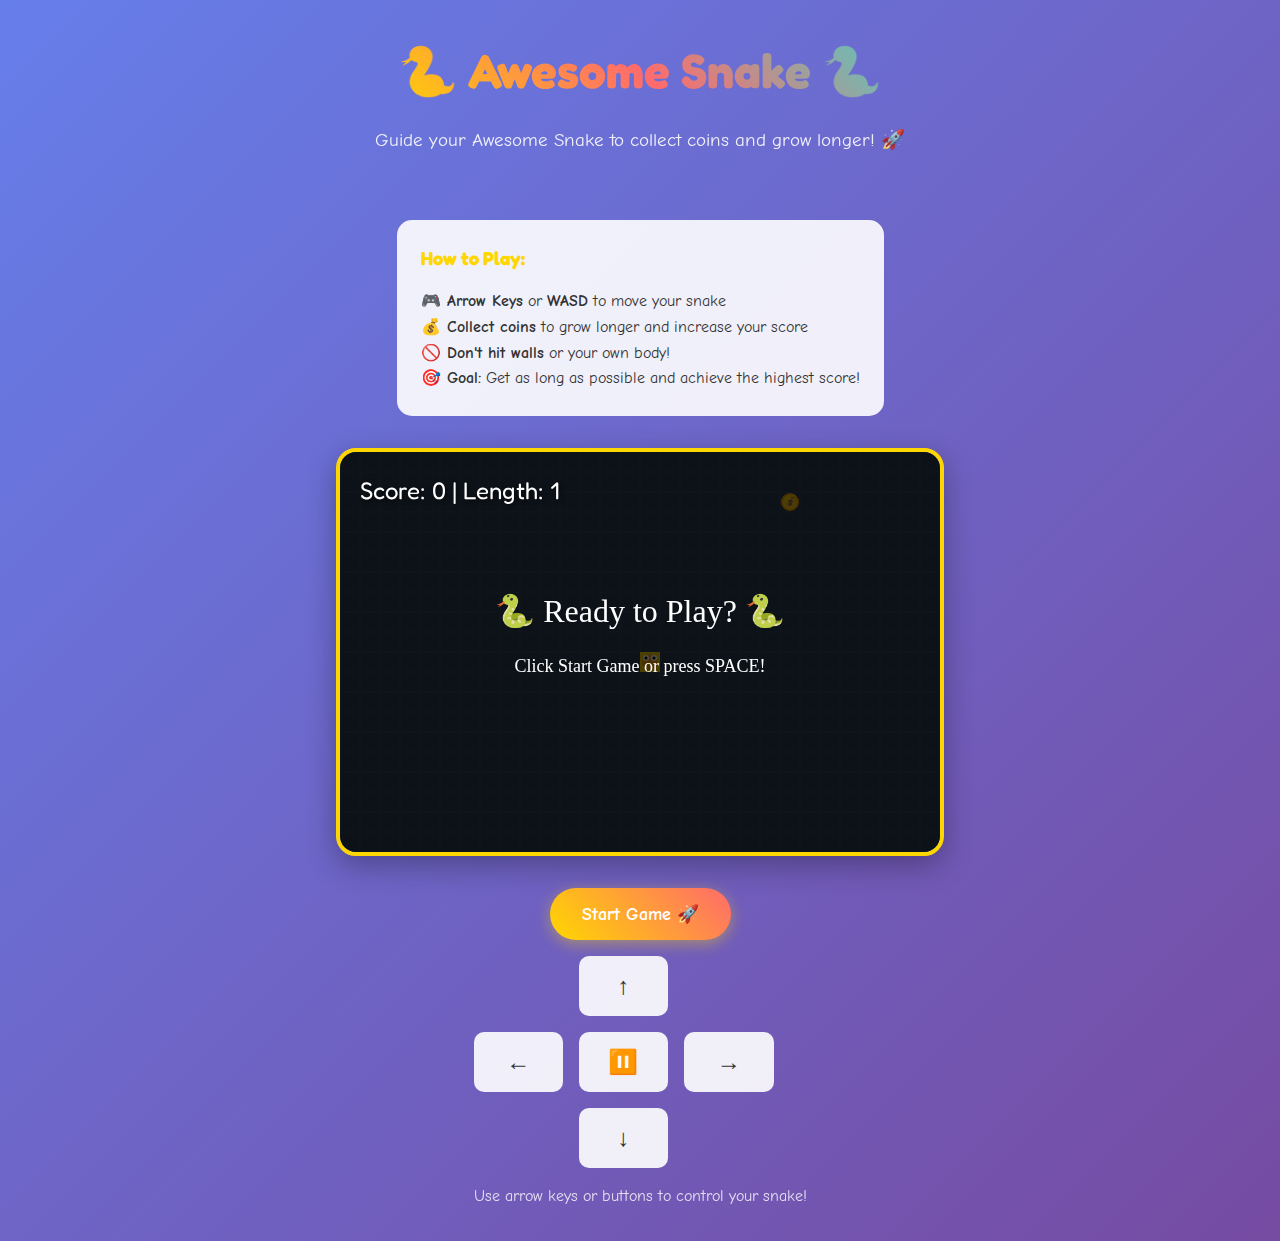
<file: snake.html>
<!DOCTYPE html>
<html lang="en">
<head>
    <meta charset="UTF-8">
    <meta name="viewport" content="width=device-width, initial-scale=1.0">
    <title>Awesome Snake - Collect Coins & Grow! 🐍</title>
    <link rel="stylesheet" href="style.css">
    <link href="https://fonts.googleapis.com/css2?family=Fredoka+One:wght@400&family=Comic+Neue:wght@300;400;700&display=swap" rel="stylesheet">
    <style>
        /* Snake Game specific styles */
        .game-container {
            min-height: 100vh;
            display: flex;
            flex-direction: column;
            align-items: center;
            justify-content: center;
            background: linear-gradient(135deg, #667eea 0%, #764ba2 100%);
            padding: 2rem;
        }

        .game-header {
            text-align: center;
            margin-bottom: 2rem;
            color: white;
        }

        .game-title {
            font-family: 'Fredoka One', cursive;
            font-size: 3rem;
            margin-bottom: 1rem;
            background: linear-gradient(45deg, #FFD700, #FF6B6B, #4ECDC4);
            -webkit-background-clip: text;
            -webkit-text-fill-color: transparent;
            background-clip: text;
        }

        .game-subtitle {
            font-size: 1.2rem;
            margin-bottom: 2rem;
            opacity: 0.9;
        }

        .game-canvas-container {
            position: relative;
            border: 4px solid #FFD700;
            border-radius: 20px;
            box-shadow: 0 10px 30px rgba(0, 0, 0, 0.3);
            overflow: hidden;
        }

        #snakeCanvas {
            display: block;
            background: #2C3E50;
        }

        .game-controls {
            margin-top: 2rem;
            text-align: center;
            color: white;
        }

        .game-instructions {
            background: rgba(255, 255, 255, 0.9);
            padding: 1.5rem;
            border-radius: 15px;
            margin-bottom: 2rem;
            color: #333;
            max-width: 600px;
        }

        .game-instructions h3 {
            font-family: 'Fredoka One', cursive;
            color: #FFD700;
            margin-bottom: 1rem;
        }

        .score-display {
            position: absolute;
            top: 20px;
            left: 20px;
            color: white;
            font-family: 'Fredoka One', cursive;
            font-size: 1.5rem;
            text-shadow: 2px 2px 4px rgba(0, 0, 0, 0.5);
            z-index: 10;
        }

        .game-over-overlay {
            position: absolute;
            top: 0;
            left: 0;
            right: 0;
            bottom: 0;
            background: rgba(0, 0, 0, 0.8);
            display: none;
            flex-direction: column;
            align-items: center;
            justify-content: center;
            z-index: 20;
        }

        .game-over-content {
            background: white;
            padding: 3rem;
            border-radius: 20px;
            text-align: center;
            box-shadow: 0 10px 30px rgba(0, 0, 0, 0.3);
        }

        .game-over-title {
            font-family: 'Fredoka One', cursive;
            font-size: 2.5rem;
            color: #FF6B6B;
            margin-bottom: 1rem;
        }

        .final-score {
            font-size: 1.5rem;
            color: #333;
            margin-bottom: 2rem;
        }

        .back-to-home {
            margin-top: 2rem;
        }

        .back-to-home a {
            display: inline-block;
            padding: 1rem 2rem;
            background: linear-gradient(45deg, #FFD700, #FF6B6B);
            color: white;
            text-decoration: none;
            border-radius: 50px;
            font-weight: 700;
            transition: all 0.3s ease;
        }

        .back-to-home a:hover {
            transform: translateY(-3px);
            box-shadow: 0 6px 20px rgba(255, 215, 0, 0.6);
        }

        .control-buttons {
            display: grid;
            grid-template-columns: 1fr 1fr 1fr;
            gap: 1rem;
            margin-top: 1rem;
            max-width: 300px;
        }

        .control-btn {
            padding: 1rem;
            background: rgba(255, 255, 255, 0.9);
            border: none;
            border-radius: 10px;
            font-size: 1.5rem;
            cursor: pointer;
            transition: all 0.3s ease;
            color: #333;
        }

        .control-btn:hover {
            background: #FFD700;
            transform: scale(1.1);
        }

        .control-btn:active {
            transform: scale(0.95);
        }

        @media (max-width: 768px) {
            .game-title {
                font-size: 2rem;
            }
            
            .game-canvas-container {
                max-width: 90vw;
                max-height: 70vh;
            }
            
            #snakeCanvas {
                width: 100%;
                height: auto;
            }
        }
    </style>
</head>
<body>
    <div class="stars"></div>
    <div class="twinkling"></div>
    
    <div class="game-container">
        <div class="game-header">
            <h1 class="game-title">🐍 Awesome Snake 🐍</h1>
            <p class="game-subtitle">Guide your Awesome Snake to collect coins and grow longer! 🚀</p>
        </div>

        <div class="game-instructions">
            <h3>How to Play:</h3>
            <p><strong>🎮 Arrow Keys</strong> or <strong>WASD</strong> to move your snake</p>
            <p><strong>💰 Collect coins</strong> to grow longer and increase your score</p>
            <p><strong>🚫 Don't hit walls</strong> or your own body!</p>
            <p><strong>🎯 Goal:</strong> Get as long as possible and achieve the highest score!</p>
        </div>

        <div class="game-canvas-container">
            <div class="score-display" id="scoreDisplay">Score: 0 | Length: 1</div>
            <canvas id="snakeCanvas" width="600" height="400"></canvas>
            
            <div class="game-over-overlay" id="gameOverOverlay">
                <div class="game-over-content">
                    <h2 class="game-over-title">Game Over! 😎</h2>
                    <p class="final-score" id="finalScore">Final Score: 0 | Final Length: 1</p>
                    <button class="btn btn-primary" onclick="startGame()">Play Again 🚀</button>
                    <div class="back-to-home">
                        <a href="games.html">← Back to Games Hub</a>
                    </div>
                </div>
            </div>
        </div>

        <div class="game-controls">
            <button class="btn btn-primary" id="startButton" onclick="startGame()">Start Game 🚀</button>
            <div class="control-buttons">
                <div></div>
                <button class="control-btn" onclick="changeDirection('up')">↑</button>
                <div></div>
                <button class="control-btn" onclick="changeDirection('left')">←</button>
                <button class="control-btn" onclick="pauseGame()">⏸️</button>
                <button class="control-btn" onclick="changeDirection('right')">→</button>
                <div></div>
                <button class="control-btn" onclick="changeDirection('down')">↓</button>
                <div></div>
            </div>
            <p style="margin-top: 1rem; opacity: 0.8;">Use arrow keys or buttons to control your snake!</p>
        </div>
    </div>

    <script>
        // Awesome Snake Game
        class AwesomeSnakeGame {
            constructor() {
                this.canvas = document.getElementById('snakeCanvas');
                this.ctx = this.canvas.getContext('2d');
                this.scoreDisplay = document.getElementById('scoreDisplay');
                this.gameOverOverlay = document.getElementById('gameOverOverlay');
                this.finalScore = document.getElementById('finalScore');
                
                this.gameState = 'waiting'; // waiting, playing, paused, gameOver
                this.score = 0;
                this.gameSpeed = 150; // milliseconds
                this.gameLoop = null;
                
                // Snake properties
                this.snake = [{ x: 300, y: 200 }];
                this.direction = 'right';
                this.nextDirection = 'right';
                this.cellSize = 20;
                
                // Food properties
                this.food = { x: 0, y: 0 };
                this.generateFood();
                
                // Load Awesome Face image
                this.awesomeFaceImage = new Image();
                this.awesomeFaceImage.onload = () => {
                    console.log('Awesome Face image loaded successfully!');
                    this.imageLoaded = true;
                };
                this.awesomeFaceImage.onerror = () => {
                    console.log('Failed to load Awesome Face image, using fallback');
                    this.imageLoaded = false;
                };
                this.awesomeFaceImage.src = 'https://awesomecoin.fun/Awesome_Face.svg.png';
                this.imageLoaded = false;
                
                this.init();
            }
            
            init() {
                this.setupEventListeners();
                this.draw();
            }
            
            setupEventListeners() {
                document.addEventListener('keydown', (e) => {
                    if (this.gameState !== 'playing') return;
                    
                    switch(e.key) {
                        case 'ArrowUp':
                        case 'w':
                        case 'W':
                            e.preventDefault();
                            if (this.direction !== 'down') this.nextDirection = 'up';
                            break;
                        case 'ArrowDown':
                        case 's':
                        case 'S':
                            e.preventDefault();
                            if (this.direction !== 'up') this.nextDirection = 'down';
                            break;
                        case 'ArrowLeft':
                        case 'a':
                        case 'A':
                            e.preventDefault();
                            if (this.direction !== 'right') this.nextDirection = 'left';
                            break;
                        case 'ArrowRight':
                        case 'd':
                        case 'D':
                            e.preventDefault();
                            if (this.direction !== 'left') this.nextDirection = 'right';
                            break;
                        case ' ':
                            e.preventDefault();
                            this.pauseGame();
                            break;
                    }
                });
            }
            
            startGame() {
                this.gameState = 'playing';
                this.score = 0;
                this.snake = [{ x: 300, y: 200 }];
                this.direction = 'right';
                this.nextDirection = 'right';
                this.generateFood();
                document.getElementById('startButton').style.display = 'none';
                this.gameOverOverlay.style.display = 'none';
                this.updateScore();
                this.runGame();
            }
            
            runGame() {
                if (this.gameState !== 'playing') return;
                
                this.update();
                this.draw();
                
                setTimeout(() => this.runGame(), this.gameSpeed);
            }
            
            update() {
                if (this.gameState !== 'playing') return;
                
                this.direction = this.nextDirection;
                
                // Move snake head
                const head = { ...this.snake[0] };
                
                switch(this.direction) {
                    case 'up':
                        head.y -= this.cellSize;
                        break;
                    case 'down':
                        head.y += this.cellSize;
                        break;
                    case 'left':
                        head.x -= this.cellSize;
                        break;
                    case 'right':
                        head.x += this.cellSize;
                        break;
                }
                
                // Check wall collision
                if (head.x < 0 || head.x >= this.canvas.width || 
                    head.y < 0 || head.y >= this.canvas.height) {
                    this.gameOver();
                    return;
                }
                
                // Check self collision
                for (let segment of this.snake) {
                    if (head.x === segment.x && head.y === segment.y) {
                        this.gameOver();
                        return;
                    }
                }
                
                this.snake.unshift(head);
                
                // Check food collision
                if (head.x === this.food.x && head.y === this.food.y) {
                    this.score += 10;
                    this.generateFood();
                    this.updateScore();
                    
                    // Increase speed slightly
                    if (this.gameSpeed > 80) {
                        this.gameSpeed -= 2;
                    }
                } else {
                    this.snake.pop();
                }
            }
            
            generateFood() {
                const maxX = Math.floor(this.canvas.width / this.cellSize) - 1;
                const maxY = Math.floor(this.canvas.height / this.cellSize) - 1;
                
                do {
                    this.food.x = Math.floor(Math.random() * (maxX + 1)) * this.cellSize;
                    this.food.y = Math.floor(Math.random() * (maxY + 1)) * this.cellSize;
                } while (this.snake.some(segment => segment.x === this.food.x && segment.y === this.food.y));
            }
            
            draw() {
                // Clear canvas
                this.ctx.fillStyle = '#2C3E50';
                this.ctx.fillRect(0, 0, this.canvas.width, this.canvas.height);
                
                // Draw grid
                this.drawGrid();
                
                // Draw snake
                this.drawSnake();
                
                // Draw food
                this.drawFood();
                
                // Draw waiting screen
                if (this.gameState === 'waiting') {
                    this.drawWaitingScreen();
                } else if (this.gameState === 'paused') {
                    this.drawPauseScreen();
                }
            }
            
            drawGrid() {
                this.ctx.strokeStyle = '#34495E';
                this.ctx.lineWidth = 1;
                
                for (let x = 0; x <= this.canvas.width; x += this.cellSize) {
                    this.ctx.beginPath();
                    this.ctx.moveTo(x, 0);
                    this.ctx.lineTo(x, this.canvas.height);
                    this.ctx.stroke();
                }
                
                for (let y = 0; y <= this.canvas.height; y += this.cellSize) {
                    this.ctx.beginPath();
                    this.ctx.moveTo(0, y);
                    this.ctx.lineTo(this.canvas.width, y);
                    this.ctx.stroke();
                }
            }
            
            drawSnake() {
                this.snake.forEach((segment, index) => {
                    if (index === 0) {
                        // Draw head with Awesome Face
                        this.drawSnakeHead(segment);
                    } else {
                        // Draw body segment
                        this.drawSnakeBody(segment, index);
                    }
                });
            }
            
            drawSnakeHead(head) {
                this.ctx.save();
                this.ctx.translate(head.x + this.cellSize/2, head.y + this.cellSize/2);
                
                // Draw head background
                this.ctx.fillStyle = '#FFD700';
                this.ctx.fillRect(-this.cellSize/2, -this.cellSize/2, this.cellSize, this.cellSize);
                
                // Draw Awesome Face or fallback
                if (this.awesomeFaceImage && this.imageLoaded) {
                    this.ctx.drawImage(
                        this.awesomeFaceImage,
                        -this.cellSize/2 + 2,
                        -this.cellSize/2 + 2,
                        this.cellSize - 4,
                        this.cellSize - 4
                    );
                } else {
                    // Fallback head
                    this.ctx.fillStyle = '#FFA500';
                    this.ctx.beginPath();
                    this.ctx.arc(0, 0, this.cellSize/2 - 2, 0, Math.PI * 2);
                    this.ctx.fill();
                    
                    // Eyes
                    this.ctx.fillStyle = 'white';
                    this.ctx.beginPath();
                    this.ctx.arc(-4, -4, 3, 0, Math.PI * 2);
                    this.ctx.arc(4, -4, 3, 0, Math.PI * 2);
                    this.ctx.fill();
                    
                    // Pupils
                    this.ctx.fillStyle = 'black';
                    this.ctx.beginPath();
                    this.ctx.arc(-4, -4, 1.5, 0, Math.PI * 2);
                    this.ctx.arc(4, -4, 1.5, 0, Math.PI * 2);
                    this.ctx.fill();
                }
                
                this.ctx.restore();
            }
            
            drawSnakeBody(segment, index) {
                this.ctx.fillStyle = `hsl(${120 - index * 5}, 70%, 60%)`;
                this.ctx.fillRect(segment.x + 1, segment.y + 1, this.cellSize - 2, this.cellSize - 2);
                
                // Add some pattern
                this.ctx.fillStyle = `hsl(${120 - index * 5}, 70%, 40%)`;
                this.ctx.fillRect(segment.x + 3, segment.y + 3, this.cellSize - 6, this.cellSize - 6);
            }
            
            drawFood() {
                this.ctx.save();
                this.ctx.translate(this.food.x + this.cellSize/2, this.food.y + this.cellSize/2);
                
                // Draw coin
                this.ctx.fillStyle = '#FFD700';
                this.ctx.strokeStyle = '#FFA500';
                this.ctx.lineWidth = 2;
                
                this.ctx.beginPath();
                this.ctx.arc(0, 0, this.cellSize/2 - 2, 0, Math.PI * 2);
                this.ctx.fill();
                this.ctx.stroke();
                
                // Coin symbol
                this.ctx.fillStyle = '#FFA500';
                this.ctx.font = 'bold 12px Arial';
                this.ctx.textAlign = 'center';
                this.ctx.textBaseline = 'middle';
                this.ctx.fillText('💰', 0, 0);
                
                this.ctx.restore();
            }
            
            drawWaitingScreen() {
                this.ctx.fillStyle = 'rgba(0, 0, 0, 0.7)';
                this.ctx.fillRect(0, 0, this.canvas.width, this.canvas.height);
                
                this.ctx.fillStyle = 'white';
                this.ctx.font = '32px Fredoka One';
                this.ctx.textAlign = 'center';
                this.ctx.fillText('🐍 Ready to Play? 🐍', this.canvas.width/2, this.canvas.height/2 - 30);
                
                this.ctx.font = '18px Comic Neue';
                this.ctx.fillText('Click Start Game or press SPACE!', this.canvas.width/2, this.canvas.height/2 + 20);
            }
            
            drawPauseScreen() {
                this.ctx.fillStyle = 'rgba(0, 0, 0, 0.7)';
                this.ctx.fillRect(0, 0, this.canvas.width, this.canvas.height);
                
                this.ctx.fillStyle = 'white';
                this.ctx.font = '32px Fredoka One';
                this.ctx.textAlign = 'center';
                this.ctx.fillText('⏸️ PAUSED ⏸️', this.canvas.width/2, this.canvas.height/2);
                
                this.ctx.font = '16px Comic Neue';
                this.ctx.fillText('Press SPACE to resume', this.canvas.width/2, this.canvas.height/2 + 40);
            }
            
            updateScore() {
                this.scoreDisplay.textContent = `Score: ${this.score} | Length: ${this.snake.length}`;
            }
            
            pauseGame() {
                if (this.gameState === 'playing') {
                    this.gameState = 'paused';
                } else if (this.gameState === 'paused') {
                    this.gameState = 'playing';
                    this.runGame();
                }
            }
            
            gameOver() {
                this.gameState = 'gameOver';
                this.finalScore.textContent = `Final Score: ${this.score} | Final Length: ${this.snake.length}`;
                this.gameOverOverlay.style.display = 'flex';
                
                console.log(`Game Over! Final Score: ${this.score}, Final Length: ${this.snake.length}`);
            }
        }
        
        // Global functions
        function startGame() {
            if (window.snakeGame) {
                window.snakeGame.startGame();
            }
        }
        
        function pauseGame() {
            if (window.snakeGame) {
                window.snakeGame.pauseGame();
            }
        }
        
        function changeDirection(direction) {
            if (window.snakeGame && window.snakeGame.gameState === 'playing') {
                window.snakeGame.nextDirection = direction;
            }
        }
        
        // Initialize game when page loads
        document.addEventListener('DOMContentLoaded', () => {
            window.snakeGame = new AwesomeSnakeGame();
        });
    </script>
</body>
</html>
</file>
<file: style.css>
/* Reset and Base Styles */
* {
    margin: 0;
    padding: 0;
    box-sizing: border-box;
}

body {
    font-family: 'Comic Neue', cursive;
    background: linear-gradient(135deg, #667eea 0%, #764ba2 100%);
    color: #333;
    overflow-x: hidden;
    line-height: 1.6;
    scroll-behavior: smooth;
}

/* Animated Background */
.stars, .twinkling {
    position: fixed;
    top: 0;
    left: 0;
    right: 0;
    bottom: 0;
    width: 100%;
    height: 100%;
    display: block;
    z-index: -1;
}

.stars {
    background: #000 url('data:image/svg+xml,<svg xmlns="http://www.w3.org/2000/svg" viewBox="0 0 100 100"><circle cx="20" cy="20" r="1" fill="white" opacity="0.8"/><circle cx="80" cy="40" r="1" fill="white" opacity="0.6"/><circle cx="40" cy="80" r="1" fill="white" opacity="0.9"/><circle cx="90" cy="90" r="1" fill="white" opacity="0.7"/><circle cx="10" cy="60" r="1" fill="white" opacity="0.5"/></svg>') repeat;
    background-size: 200px 200px;
    animation: move-twink-back 200s linear infinite;
}

.twinkling {
    background: transparent url('data:image/svg+xml,<svg xmlns="http://www.w3.org/2000/svg" viewBox="0 0 100 100"><circle cx="25" cy="25" r="1" fill="white" opacity="0.3"/><circle cx="75" cy="75" r="1" fill="white" opacity="0.4"/><circle cx="50" cy="10" r="1" fill="white" opacity="0.2"/><circle cx="10" cy="90" r="1" fill="white" opacity="0.6"/></svg>') repeat;
    background-size: 300px 300px;
    animation: move-twink-back 100s linear infinite;
}

@keyframes move-twink-back {
    from { background-position: 0 0; }
    to { background-position: -10000px 5000px; }
}

/* Navigation */
.navbar {
    position: fixed;
    top: 0;
    left: 0;
    right: 0;
    background: rgba(255, 255, 255, 0.95);
    backdrop-filter: blur(10px);
    z-index: 1000;
    padding: 1rem 0;
    box-shadow: 0 2px 20px rgba(0, 0, 0, 0.1);
}

.nav-container {
    max-width: 1200px;
    margin: 0 auto;
    padding: 0 2rem;
    display: flex;
    justify-content: space-between;
    align-items: center;
}

.logo {
    display: flex;
    align-items: center;
    gap: 0.5rem;
    font-family: 'Fredoka One', cursive;
    font-size: 1.5rem;
    color: #FFD700;
    text-shadow: 2px 2px 4px rgba(0, 0, 0, 0.3);
}

.awesome-face {
    font-size: 2rem;
    animation: bounce 2s infinite;
}

.logo-awesome-face {
    width: 40px;
    height: 40px;
    object-fit: contain;
    animation: bounce 2s infinite;
    filter: drop-shadow(0 2px 4px rgba(0, 0, 0, 0.3));
}

.footer-awesome-face {
    width: 30px;
    height: 30px;
    object-fit: contain;
    filter: drop-shadow(0 2px 4px rgba(0, 0, 0, 0.3));
}

@keyframes bounce {
    0%, 20%, 50%, 80%, 100% { transform: translateY(0); }
    40% { transform: translateY(-10px); }
    60% { transform: translateY(-5px); }
}

.logo-text {
    background: linear-gradient(45deg, #FFD700, #FF6B6B, #4ECDC4);
    -webkit-background-clip: text;
    -webkit-text-fill-color: transparent;
    background-clip: text;
}

.nav-links {
    display: flex;
    gap: 2rem;
}

.nav-links a {
    text-decoration: none;
    color: #333;
    font-weight: 600;
    transition: all 0.3s ease;
    position: relative;
}

.nav-links a:hover {
    color: #FFD700;
    transform: translateY(-2px);
}

.nav-links a::after {
    content: '';
    position: absolute;
    bottom: -5px;
    left: 0;
    width: 0;
    height: 2px;
    background: linear-gradient(45deg, #FFD700, #FF6B6B);
    transition: width 0.3s ease;
}

.nav-links a:hover::after {
    width: 100%;
}

/* Buy $AWESOME Section */
.buy-section {
    background: linear-gradient(135deg, #1a1a2e 0%, #16213e 25%, #0f3460 50%, #533483 75%, #e94560 100%);
    padding: 3rem 0;
    margin-top: 80px;
    position: relative;
    overflow: hidden;
    border-top: 3px solid #FFD700;
    border-bottom: 3px solid #FFD700;
}

.buy-section::before {
    content: '';
    position: absolute;
    top: 0;
    left: 0;
    right: 0;
    bottom: 0;
    background: 
        radial-gradient(circle at 20% 20%, rgba(255, 215, 0, 0.1) 0%, transparent 50%),
        radial-gradient(circle at 80% 80%, rgba(255, 107, 107, 0.1) 0%, transparent 50%),
        radial-gradient(circle at 40% 60%, rgba(78, 205, 196, 0.1) 0%, transparent 50%);
    animation: pulse 4s ease-in-out infinite;
}

.buy-section::after {
    content: '';
    position: absolute;
    top: 0;
    left: 0;
    right: 0;
    bottom: 0;
    background: url('data:image/svg+xml,<svg xmlns="http://www.w3.org/2000/svg" viewBox="0 0 100 100"><circle cx="20" cy="20" r="1" fill="%23FFD700" opacity="0.3"/><circle cx="80" cy="40" r="1.5" fill="%23FF6B6B" opacity="0.2"/><circle cx="40" cy="80" r="1" fill="%234ECDC4" opacity="0.25"/><circle cx="60" cy="20" r="0.8" fill="%23FFD700" opacity="0.4"/><circle cx="10" cy="60" r="1.2" fill="%23FF6B6B" opacity="0.3"/></svg>') repeat;
    animation: float 15s linear infinite;
    opacity: 0.6;
}

.buy-container {
    max-width: 1200px;
    margin: 0 auto;
    padding: 0 2rem;
    position: relative;
    z-index: 2;
}

.buy-content {
    background: rgba(255, 255, 255, 0.05);
    backdrop-filter: blur(20px);
    border: 2px solid rgba(255, 215, 0, 0.3);
    border-radius: 25px;
    padding: 3rem;
    box-shadow: 
        0 20px 40px rgba(0, 0, 0, 0.4),
        0 0 50px rgba(255, 215, 0, 0.2),
        inset 0 1px 0 rgba(255, 255, 255, 0.1);
    text-align: center;
    position: relative;
    overflow: hidden;
    animation: glow 3s ease-in-out infinite alternate;
}

.buy-content::before {
    content: '';
    position: absolute;
    top: -50%;
    left: -50%;
    width: 200%;
    height: 200%;
    background: conic-gradient(from 0deg, transparent, rgba(255, 215, 0, 0.1), transparent, rgba(255, 107, 107, 0.1), transparent);
    animation: rotate 10s linear infinite;
    z-index: -1;
}

.buy-title {
    font-family: 'Fredoka One', cursive;
    font-size: 3rem;
    margin-bottom: 1rem;
    background: linear-gradient(45deg, #FFD700, #FF6B6B, #4ECDC4, #45B7D1);
    background-size: 400% 400%;
    -webkit-background-clip: text;
    -webkit-text-fill-color: transparent;
    background-clip: text;
    animation: gradientShift 3s ease-in-out infinite;
    text-shadow: 0 0 30px rgba(255, 215, 0, 0.5);
    position: relative;
    z-index: 2;
}

.buy-subtitle {
    font-size: 1.4rem;
    color: rgba(255, 255, 255, 0.9);
    margin-bottom: 2.5rem;
    text-shadow: 0 2px 10px rgba(0, 0, 0, 0.5);
    position: relative;
    z-index: 2;
}

.buy-info {
    display: flex;
    justify-content: space-between;
    align-items: center;
    gap: 3rem;
    flex-wrap: wrap;
    position: relative;
    z-index: 2;
}

.token-info {
    display: flex;
    flex-direction: column;
    gap: 1.5rem;
    flex: 1;
}

.token-detail {
    display: flex;
    align-items: center;
    gap: 1.5rem;
    justify-content: center;
    background: rgba(255, 255, 255, 0.1);
    padding: 1rem 1.5rem;
    border-radius: 15px;
    border: 1px solid rgba(255, 215, 0, 0.2);
    backdrop-filter: blur(10px);
    transition: all 0.3s ease;
}

.token-detail:hover {
    background: rgba(255, 255, 255, 0.15);
    border-color: rgba(255, 215, 0, 0.4);
    transform: translateY(-2px);
    box-shadow: 0 10px 25px rgba(0, 0, 0, 0.2);
}

.token-label {
    font-weight: 700;
    color: rgba(255, 255, 255, 0.9);
    font-size: 1.2rem;
    text-shadow: 0 2px 5px rgba(0, 0, 0, 0.5);
}

.token-value {
    font-weight: 700;
    color: #FFD700;
    font-size: 1.3rem;
    text-shadow: 0 0 15px rgba(255, 215, 0, 0.7);
    animation: pulse 2s ease-in-out infinite;
}

.contract-address {
    font-family: 'Courier New', monospace;
    background: rgba(0, 0, 0, 0.3);
    color: #FFD700;
    padding: 0.8rem 1rem;
    border-radius: 10px;
    font-size: 0.9rem;
    max-width: 320px;
    word-break: break-all;
    border: 1px solid rgba(255, 215, 0, 0.3);
    text-shadow: 0 0 10px rgba(255, 215, 0, 0.5);
}

.copy-btn {
    background: linear-gradient(45deg, #4ECDC4, #45B7D1);
    border: 2px solid rgba(255, 255, 255, 0.2);
    border-radius: 50%;
    width: 45px;
    height: 45px;
    cursor: pointer;
    font-size: 1.3rem;
    transition: all 0.3s ease;
    display: flex;
    align-items: center;
    justify-content: center;
    box-shadow: 0 4px 15px rgba(78, 205, 196, 0.4);
    position: relative;
    overflow: hidden;
}

.copy-btn::before {
    content: '';
    position: absolute;
    top: 50%;
    left: 50%;
    width: 0;
    height: 0;
    background: rgba(255, 255, 255, 0.3);
    border-radius: 50%;
    transition: all 0.3s ease;
    transform: translate(-50%, -50%);
}

.copy-btn:hover {
    transform: scale(1.15);
    box-shadow: 0 6px 25px rgba(78, 205, 196, 0.6);
}

.copy-btn:hover::before {
    width: 100%;
    height: 100%;
}

.buy-buttons {
    display: flex;
    gap: 1.5rem;
    flex-wrap: wrap;
    justify-content: center;
}

.buy-btn {
    padding: 1.2rem 2.5rem;
    border: 2px solid rgba(255, 255, 255, 0.2);
    border-radius: 50px;
    font-family: 'Fredoka One', cursive;
    font-weight: 700;
    font-size: 1.2rem;
    text-decoration: none;
    cursor: pointer;
    transition: all 0.4s ease;
    display: inline-block;
    text-align: center;
    min-width: 200px;
    position: relative;
    overflow: hidden;
    backdrop-filter: blur(10px);
}

.buy-btn::before {
    content: '';
    position: absolute;
    top: 0;
    left: -100%;
    width: 100%;
    height: 100%;
    background: linear-gradient(90deg, transparent, rgba(255, 255, 255, 0.2), transparent);
    transition: left 0.5s ease;
}

.buy-btn:hover::before {
    left: 100%;
}

.buy-btn.primary {
    background: linear-gradient(45deg, #FFD700, #FF6B6B, #FFD700);
    background-size: 200% 200%;
    color: white;
    box-shadow: 
        0 8px 25px rgba(255, 215, 0, 0.4),
        0 0 30px rgba(255, 107, 107, 0.3);
    animation: gradientShift 3s ease-in-out infinite;
}

.buy-btn.primary:hover {
    transform: translateY(-5px) scale(1.05);
    box-shadow: 
        0 15px 35px rgba(255, 215, 0, 0.6),
        0 0 50px rgba(255, 107, 107, 0.5);
}

.buy-btn.secondary {
    background: linear-gradient(45deg, #4ECDC4, #45B7D1, #4ECDC4);
    background-size: 200% 200%;
    color: white;
    box-shadow: 
        0 8px 25px rgba(78, 205, 196, 0.4),
        0 0 30px rgba(69, 183, 209, 0.3);
    animation: gradientShift 3s ease-in-out infinite reverse;
}

.buy-btn.secondary:hover {
    transform: translateY(-5px) scale(1.05);
    box-shadow: 
        0 15px 35px rgba(78, 205, 196, 0.6),
        0 0 50px rgba(69, 183, 209, 0.5);
}

@media (max-width: 768px) {
    .buy-title {
        font-size: 2rem;
    }
    
    .buy-info {
        flex-direction: column;
        gap: 1.5rem;
    }
    
    .token-detail {
        flex-direction: column;
        gap: 0.5rem;
    }
    
    .contract-address {
        max-width: 250px;
        font-size: 0.8rem;
    }
    
    .buy-buttons {
        flex-direction: column;
        width: 100%;
    }
    
    .buy-btn {
        width: 100%;
    }
}

/* Animations for Buy Section */
@keyframes gradientShift {
    0% { background-position: 0% 50%; }
    50% { background-position: 100% 50%; }
    100% { background-position: 0% 50%; }
}

@keyframes glow {
    0% { 
        box-shadow: 
            0 20px 40px rgba(0, 0, 0, 0.4),
            0 0 50px rgba(255, 215, 0, 0.2),
            inset 0 1px 0 rgba(255, 255, 255, 0.1);
    }
    100% { 
        box-shadow: 
            0 20px 40px rgba(0, 0, 0, 0.4),
            0 0 80px rgba(255, 215, 0, 0.4),
            inset 0 1px 0 rgba(255, 255, 255, 0.1);
    }
}

@keyframes rotate {
    0% { transform: rotate(0deg); }
    100% { transform: rotate(360deg); }
}

@keyframes pulse {
    0%, 100% { opacity: 1; }
    50% { opacity: 0.7; }
}

@keyframes float {
    0%, 100% { transform: translateY(0px); }
    50% { transform: translateY(-20px); }
}

/* Hero Section */
.hero {
    min-height: 100vh;
    display: flex;
    align-items: center;
    justify-content: center;
    text-align: center;
    position: relative;
    padding: 2rem;
    z-index: 10;
    overflow: visible;
}

.hero-content {
    max-width: 800px;
    z-index: 10;
    transition: transform 0.1s ease-out;
}

.awesome-face-container {
    position: relative;
    margin-bottom: 2rem;
}

.awesome-face-large {
    font-size: 8rem;
    animation: float 3s ease-in-out infinite;
    display: inline-block;
    filter: drop-shadow(0 0 20px rgba(255, 215, 0, 0.5));
}

.awesome-face-image {
    width: 200px;
    height: 200px;
    object-fit: contain;
    animation: float 3s ease-in-out infinite;
    filter: drop-shadow(0 0 20px rgba(255, 215, 0, 0.5));
    transition: all 0.3s ease;
    cursor: pointer;
}

.awesome-face-image:hover {
    transform: scale(1.1) rotate(5deg);
    filter: drop-shadow(0 0 30px rgba(255, 215, 0, 0.8));
}

@keyframes float {
    0%, 100% { transform: translateY(0px) rotate(0deg); }
    50% { transform: translateY(-20px) rotate(5deg); }
}

@keyframes accessoryFloat {
    0%, 100% { transform: translate(-50%, -50%) scale(1); }
    50% { transform: translate(-50%, -50%) scale(1.1); }
}

.floating-coins {
    position: absolute;
    top: 0;
    left: 0;
    right: 0;
    bottom: 0;
    pointer-events: none;
}

.coin {
    position: absolute;
    font-size: 2rem;
    animation: floatAround 4s ease-in-out infinite;
}

.coin:nth-child(1) {
    top: 20%;
    left: 10%;
    animation-delay: 0s;
}

.coin:nth-child(2) {
    top: 30%;
    right: 15%;
    animation-delay: 1s;
}

.coin:nth-child(3) {
    bottom: 30%;
    left: 20%;
    animation-delay: 2s;
}

.coin:nth-child(4) {
    bottom: 20%;
    right: 10%;
    animation-delay: 3s;
}

@keyframes floatAround {
    0%, 100% { transform: translateY(0px) rotate(0deg); opacity: 0.7; }
    50% { transform: translateY(-30px) rotate(180deg); opacity: 1; }
}

.hero-title {
    font-family: 'Fredoka One', cursive;
    font-size: 4rem;
    margin-bottom: 1rem;
    line-height: 1.2;
}

.title-line {
    display: block;
    animation: slideInUp 1s ease-out;
}

.title-line:nth-child(1) { animation-delay: 0.2s; }
.title-line:nth-child(2) { animation-delay: 0.4s; }
.title-line:nth-child(3) { animation-delay: 0.6s; }

.awesome-text {
    background: linear-gradient(45deg, #FFD700, #FF6B6B, #4ECDC4, #45B7D1);
    -webkit-background-clip: text;
    -webkit-text-fill-color: transparent;
    background-clip: text;
    animation: rainbow 2s linear infinite;
}

@keyframes rainbow {
    0% { background-position: 0% 50%; }
    50% { background-position: 100% 50%; }
    100% { background-position: 0% 50%; }
}

@keyframes slideInUp {
    from {
        opacity: 0;
        transform: translateY(50px);
    }
    to {
        opacity: 1;
        transform: translateY(0);
    }
}

.hero-subtitle {
    font-size: 1.3rem;
    margin-bottom: 3rem;
    color: #fff;
    text-shadow: 2px 2px 4px rgba(0, 0, 0, 0.5);
    animation: fadeIn 1s ease-out 0.8s both;
    padding: 0 1rem;
    line-height: 1.8;
}

@keyframes fadeIn {
    from { opacity: 0; }
    to { opacity: 1; }
}

.hero-buttons {
    display: flex;
    gap: 1rem;
    justify-content: center;
    flex-wrap: wrap;
    animation: fadeIn 1s ease-out 1s both;
}

.btn {
    padding: 1rem 2rem;
    border: none;
    border-radius: 50px;
    font-family: 'Comic Neue', cursive;
    font-weight: 700;
    font-size: 1.1rem;
    cursor: pointer;
    transition: all 0.3s ease;
    text-decoration: none;
    display: inline-block;
    position: relative;
    overflow: hidden;
}

.btn::before {
    content: '';
    position: absolute;
    top: 0;
    left: -100%;
    width: 100%;
    height: 100%;
    background: linear-gradient(90deg, transparent, rgba(255, 255, 255, 0.2), transparent);
    transition: left 0.5s;
}

.btn:hover::before {
    left: 100%;
}

.btn-primary {
    background: linear-gradient(45deg, #FFD700, #FF6B6B);
    color: white;
    box-shadow: 0 4px 15px rgba(255, 215, 0, 0.4);
}

.btn-primary:hover {
    transform: translateY(-3px);
    box-shadow: 0 6px 20px rgba(255, 215, 0, 0.6);
}

.btn-secondary {
    background: transparent;
    color: white;
    border: 2px solid white;
}

.btn-secondary:hover {
    background: white;
    color: #333;
    transform: translateY(-3px);
}

.btn-small {
    padding: 0.5rem 1rem;
    font-size: 0.9rem;
    margin: 0.25rem;
}

.scroll-indicator {
    position: absolute;
    bottom: 2rem;
    left: 50%;
    transform: translateX(-50%);
    animation: bounce 2s infinite;
}

.scroll-arrow {
    font-size: 2rem;
    color: white;
    text-shadow: 2px 2px 4px rgba(0, 0, 0, 0.5);
}

/* Container */
.container {
    max-width: 1200px;
    margin: 0 auto;
    padding: 0 2rem;
}

/* Section Styles */
section {
    padding: 5rem 0;
    position: relative;
    z-index: 5;
    overflow: visible;
}

.section-title {
    font-family: 'Fredoka One', cursive;
    font-size: 2.5rem;
    text-align: center;
    margin-bottom: 3rem;
    color: white;
    text-shadow: 2px 2px 4px rgba(0, 0, 0, 0.5);
}

/* About Section */
.about {
    background: rgba(255, 255, 255, 0.1);
    backdrop-filter: blur(10px);
    margin-top: 2rem;
    padding: 6rem 0;
}

.features-grid {
    display: grid;
    grid-template-columns: repeat(auto-fit, minmax(250px, 1fr));
    gap: 2rem;
    margin-top: 2rem;
}

.feature-card {
    background: rgba(255, 255, 255, 0.9);
    padding: 2rem;
    border-radius: 20px;
    text-align: center;
    transition: all 0.3s ease;
    box-shadow: 0 5px 15px rgba(0, 0, 0, 0.1);
}

.feature-card:hover {
    transform: translateY(-10px);
    box-shadow: 0 15px 30px rgba(0, 0, 0, 0.2);
}

.feature-icon {
    font-size: 3rem;
    margin-bottom: 1rem;
    display: block;
}

.feature-card h3 {
    font-family: 'Fredoka One', cursive;
    font-size: 1.5rem;
    margin-bottom: 1rem;
    color: #333;
}

.feature-card p {
    color: #666;
    line-height: 1.6;
}

/* Generator Section */
.generator {
    background: linear-gradient(135deg, #667eea 0%, #764ba2 100%);
    padding: 6rem 0;
    margin-top: 2rem;
}

.generator-container {
    display: grid;
    grid-template-columns: 1fr 1fr;
    gap: 3rem;
    align-items: start;
}

.generator-preview {
    background: rgba(255, 255, 255, 0.9);
    padding: 2rem;
    border-radius: 20px;
    text-align: center;
    box-shadow: 0 10px 30px rgba(0, 0, 0, 0.2);
}

.face-preview {
    margin-bottom: 2rem;
    min-height: 200px;
    display: flex;
    align-items: center;
    justify-content: center;
    background: #FFD700;
    border-radius: 50%;
    position: relative;
    overflow: hidden;
}

.face-base {
    font-size: 6rem;
    transition: all 0.3s ease;
    display: flex;
    align-items: center;
    justify-content: center;
    position: relative;
}

.generator-face-image {
    width: 120px;
    height: 120px;
    object-fit: contain;
    transition: all 0.3s ease;
    filter: drop-shadow(0 4px 8px rgba(0, 0, 0, 0.2));
}

.face-actions {
    display: flex;
    gap: 0.5rem;
    justify-content: center;
    flex-wrap: wrap;
}

.generator-controls {
    background: rgba(255, 255, 255, 0.9);
    padding: 2rem;
    border-radius: 20px;
    box-shadow: 0 10px 30px rgba(0, 0, 0, 0.2);
}

.control-group {
    margin-bottom: 2rem;
}

.control-group label {
    display: block;
    font-weight: 700;
    margin-bottom: 1rem;
    color: #333;
    font-size: 1.1rem;
}

.style-options, .accessory-options {
    display: flex;
    gap: 0.5rem;
    flex-wrap: wrap;
}

.style-btn, .accessory-btn {
    padding: 0.5rem;
    border: 2px solid #ddd;
    background: white;
    border-radius: 10px;
    cursor: pointer;
    transition: all 0.3s ease;
    font-size: 1.5rem;
}

.style-btn {
    padding: 0.8rem 1.5rem;
    font-size: 1rem;
    font-weight: 600;
    min-width: 120px;
}

.style-btn:hover, .accessory-btn:hover {
    border-color: #FFD700;
    transform: scale(1.1);
}

.style-btn.active {
    border-color: #FFD700;
    background: #FFD700;
    color: white;
}

.color-picker {
    display: flex;
    align-items: center;
    gap: 1rem;
}

#bgColor {
    width: 50px;
    height: 50px;
    border: none;
    border-radius: 50%;
    cursor: pointer;
}

.color-presets {
    display: flex;
    gap: 0.5rem;
}

.color-preset {
    width: 30px;
    height: 30px;
    border-radius: 50%;
    cursor: pointer;
    border: 2px solid transparent;
    transition: all 0.3s ease;
}

.color-preset:hover {
    border-color: #333;
    transform: scale(1.2);
}

/* Roadmap Section */
.roadmap {
    background: rgba(255, 255, 255, 0.1);
    backdrop-filter: blur(10px);
}

.roadmap-timeline {
    max-width: 800px;
    margin: 0 auto;
    position: relative;
}

.roadmap-timeline::before {
    content: '';
    position: absolute;
    left: 30px;
    top: 0;
    bottom: 0;
    width: 4px;
    background: linear-gradient(to bottom, #FFD700, #FF6B6B);
    border-radius: 2px;
}

.timeline-item {
    display: flex;
    align-items: flex-start;
    margin-bottom: 3rem;
    position: relative;
}

.timeline-marker {
    width: 60px;
    height: 60px;
    background: white;
    border-radius: 50%;
    display: flex;
    align-items: center;
    justify-content: center;
    font-size: 1.5rem;
    margin-right: 2rem;
    box-shadow: 0 5px 15px rgba(0, 0, 0, 0.2);
    z-index: 10;
    position: relative;
}

.timeline-item.completed .timeline-marker {
    background: #4CAF50;
    color: white;
}

.timeline-item.active .timeline-marker {
    background: #FFD700;
    color: white;
    animation: pulse 2s infinite;
}

@keyframes pulse {
    0% { box-shadow: 0 0 0 0 rgba(255, 215, 0, 0.7); }
    70% { box-shadow: 0 0 0 10px rgba(255, 215, 0, 0); }
    100% { box-shadow: 0 0 0 0 rgba(255, 215, 0, 0); }
}

.timeline-content {
    background: rgba(255, 255, 255, 0.9);
    padding: 1.5rem;
    border-radius: 15px;
    flex: 1;
    box-shadow: 0 5px 15px rgba(0, 0, 0, 0.1);
}

.timeline-content h3 {
    font-family: 'Fredoka One', cursive;
    font-size: 1.3rem;
    margin-bottom: 0.5rem;
    color: #333;
}

.timeline-content p {
    color: #666;
    line-height: 1.6;
}

/* Community Section */
.community {
    background: linear-gradient(135deg, #667eea 0%, #764ba2 100%);
}

.community-stats {
    display: grid;
    grid-template-columns: repeat(auto-fit, minmax(200px, 1fr));
    gap: 2rem;
    margin-bottom: 3rem;
}

.stat {
    text-align: center;
    background: rgba(255, 255, 255, 0.9);
    padding: 2rem;
    border-radius: 20px;
    box-shadow: 0 5px 15px rgba(0, 0, 0, 0.1);
}

.stat-number {
    font-family: 'Fredoka One', cursive;
    font-size: 2.5rem;
    color: #FFD700;
    margin-bottom: 0.5rem;
    text-shadow: 2px 2px 4px rgba(0, 0, 0, 0.3);
}

.stat-label {
    color: #333;
    font-weight: 600;
}

.community-links {
    display: flex;
    justify-content: center;
    gap: 2rem;
    flex-wrap: wrap;
}

.community-link {
    display: flex;
    align-items: center;
    gap: 0.5rem;
    padding: 1rem 2rem;
    background: rgba(255, 255, 255, 0.9);
    color: #333;
    text-decoration: none;
    border-radius: 50px;
    font-weight: 600;
    transition: all 0.3s ease;
    box-shadow: 0 5px 15px rgba(0, 0, 0, 0.1);
}

.community-link:hover {
    transform: translateY(-3px);
    box-shadow: 0 10px 25px rgba(0, 0, 0, 0.2);
    background: #FFD700;
    color: white;
}

.link-icon {
    font-size: 1.2rem;
}

/* Footer */
.footer {
    background: rgba(0, 0, 0, 0.8);
    color: white;
    text-align: center;
    padding: 2rem 0;
}

.footer-content {
    max-width: 1200px;
    margin: 0 auto;
    padding: 0 2rem;
}

.footer-logo {
    display: flex;
    align-items: center;
    justify-content: center;
    gap: 0.5rem;
    font-family: 'Fredoka One', cursive;
    font-size: 1.5rem;
    margin-bottom: 1rem;
}

.footer-text {
    margin-bottom: 1rem;
    opacity: 0.8;
}

.footer-links {
    display: flex;
    justify-content: center;
    gap: 2rem;
    flex-wrap: wrap;
}

.footer-links a {
    color: white;
    text-decoration: none;
    opacity: 0.8;
    transition: opacity 0.3s ease;
}

.footer-links a:hover {
    opacity: 1;
}

/* Responsive Design */
@media (max-width: 768px) {
    .nav-links {
        display: none;
    }
    
    .hero-title {
        font-size: 2.5rem;
    }
    
    .awesome-face-large {
        font-size: 5rem;
    }
    
    .generator-container {
        grid-template-columns: 1fr;
        gap: 2rem;
    }
    
    .roadmap-timeline::before {
        left: 15px;
    }
    
    .timeline-marker {
        width: 40px;
        height: 40px;
        margin-right: 1rem;
        font-size: 1rem;
    }
    
    .community-links {
        gap: 1rem;
    }
    
    .community-link {
        padding: 0.8rem 1.5rem;
        font-size: 0.9rem;
    }
}

@media (max-width: 480px) {
    .hero-title {
        font-size: 2rem;
    }
    
    .awesome-face-large {
        font-size: 4rem;
    }
    
    .btn {
        padding: 0.8rem 1.5rem;
        font-size: 1rem;
    }
    
    .section-title {
        font-size: 2rem;
    }
    
    .stat-number {
        font-size: 2rem;
    }
}
</file>
